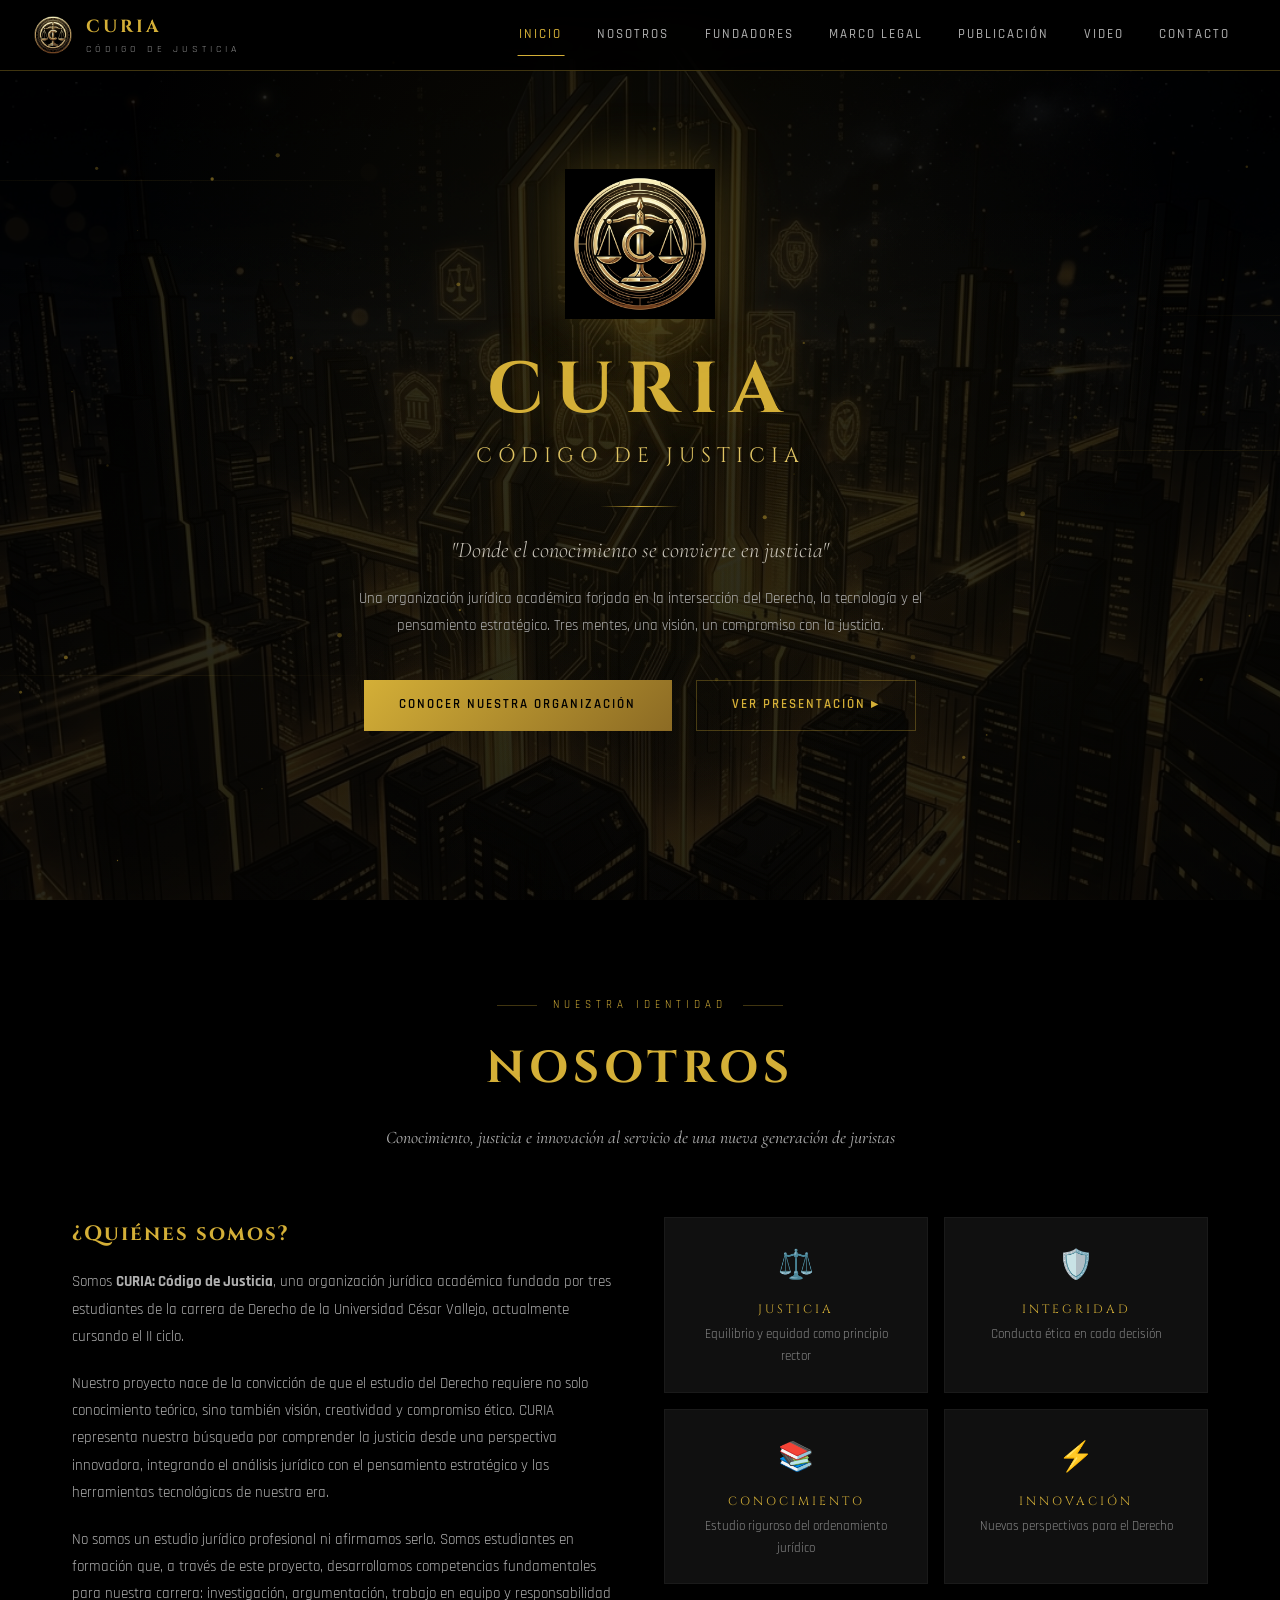
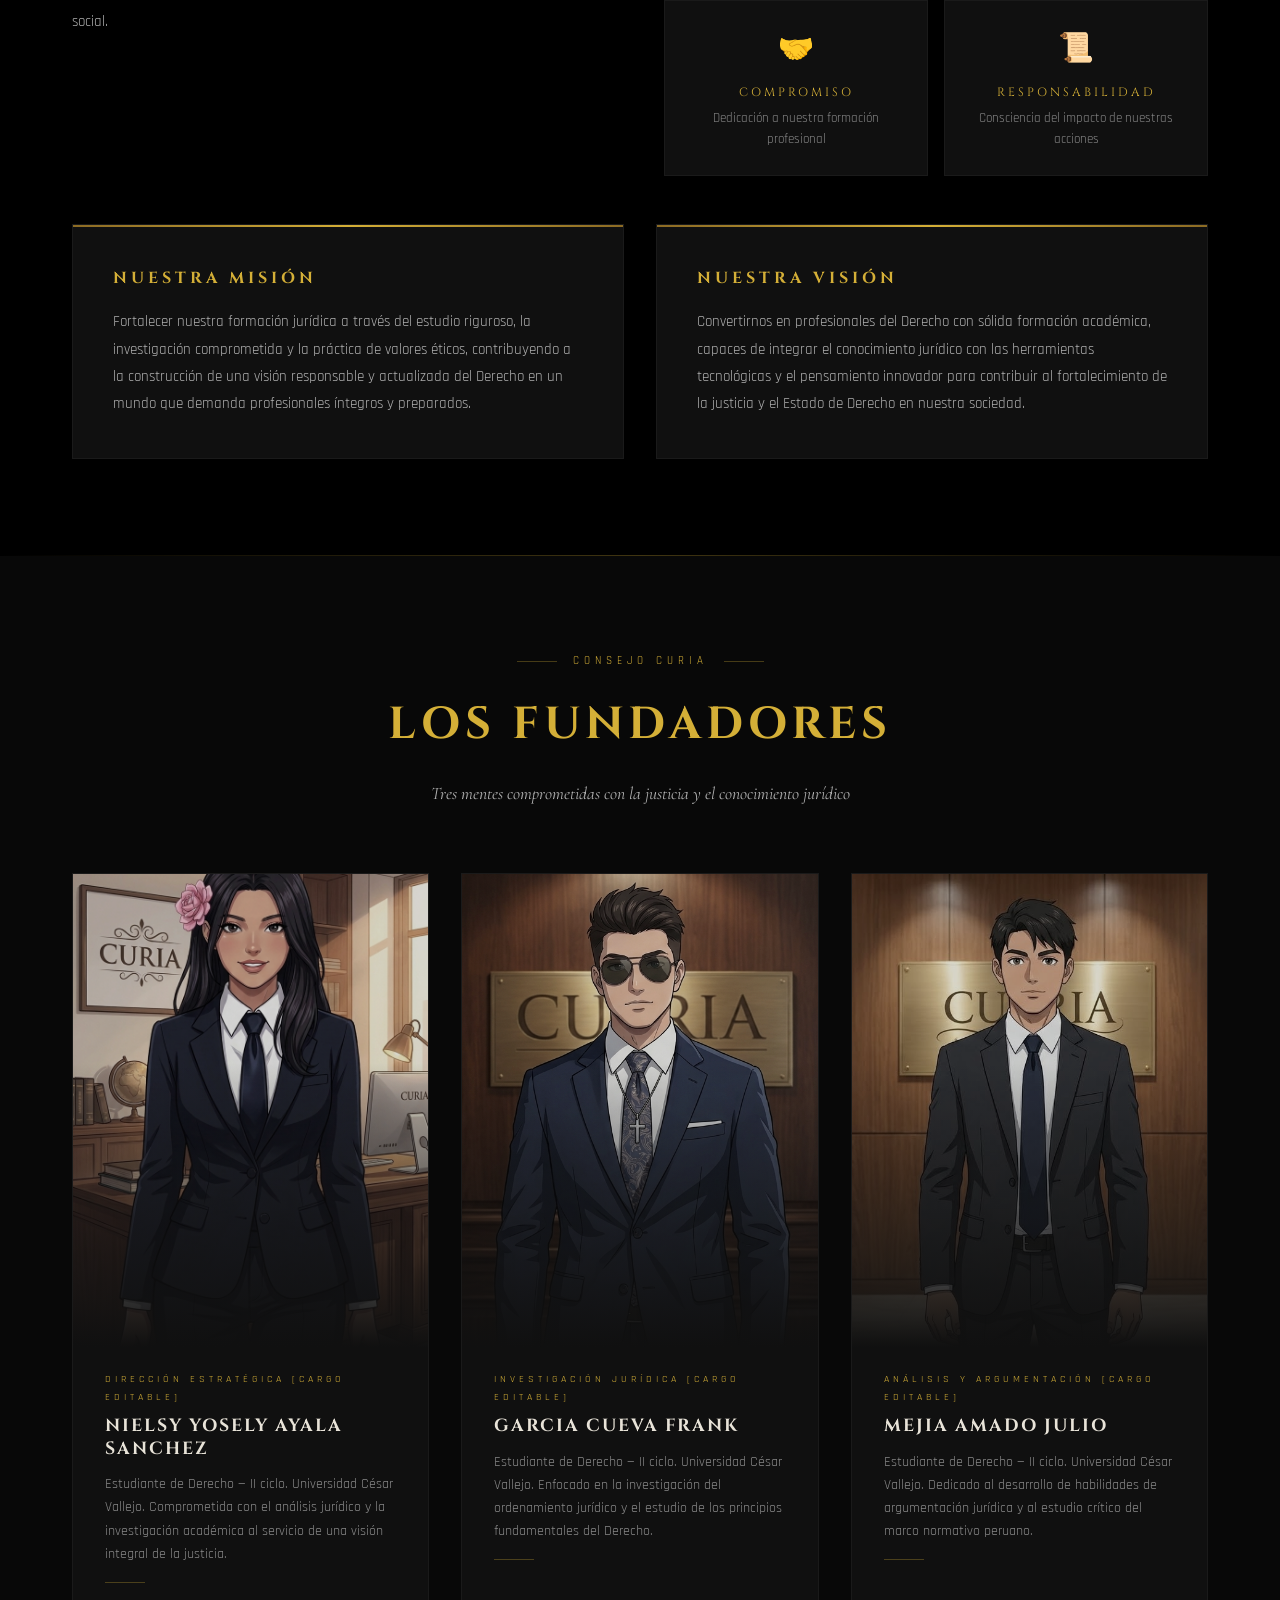
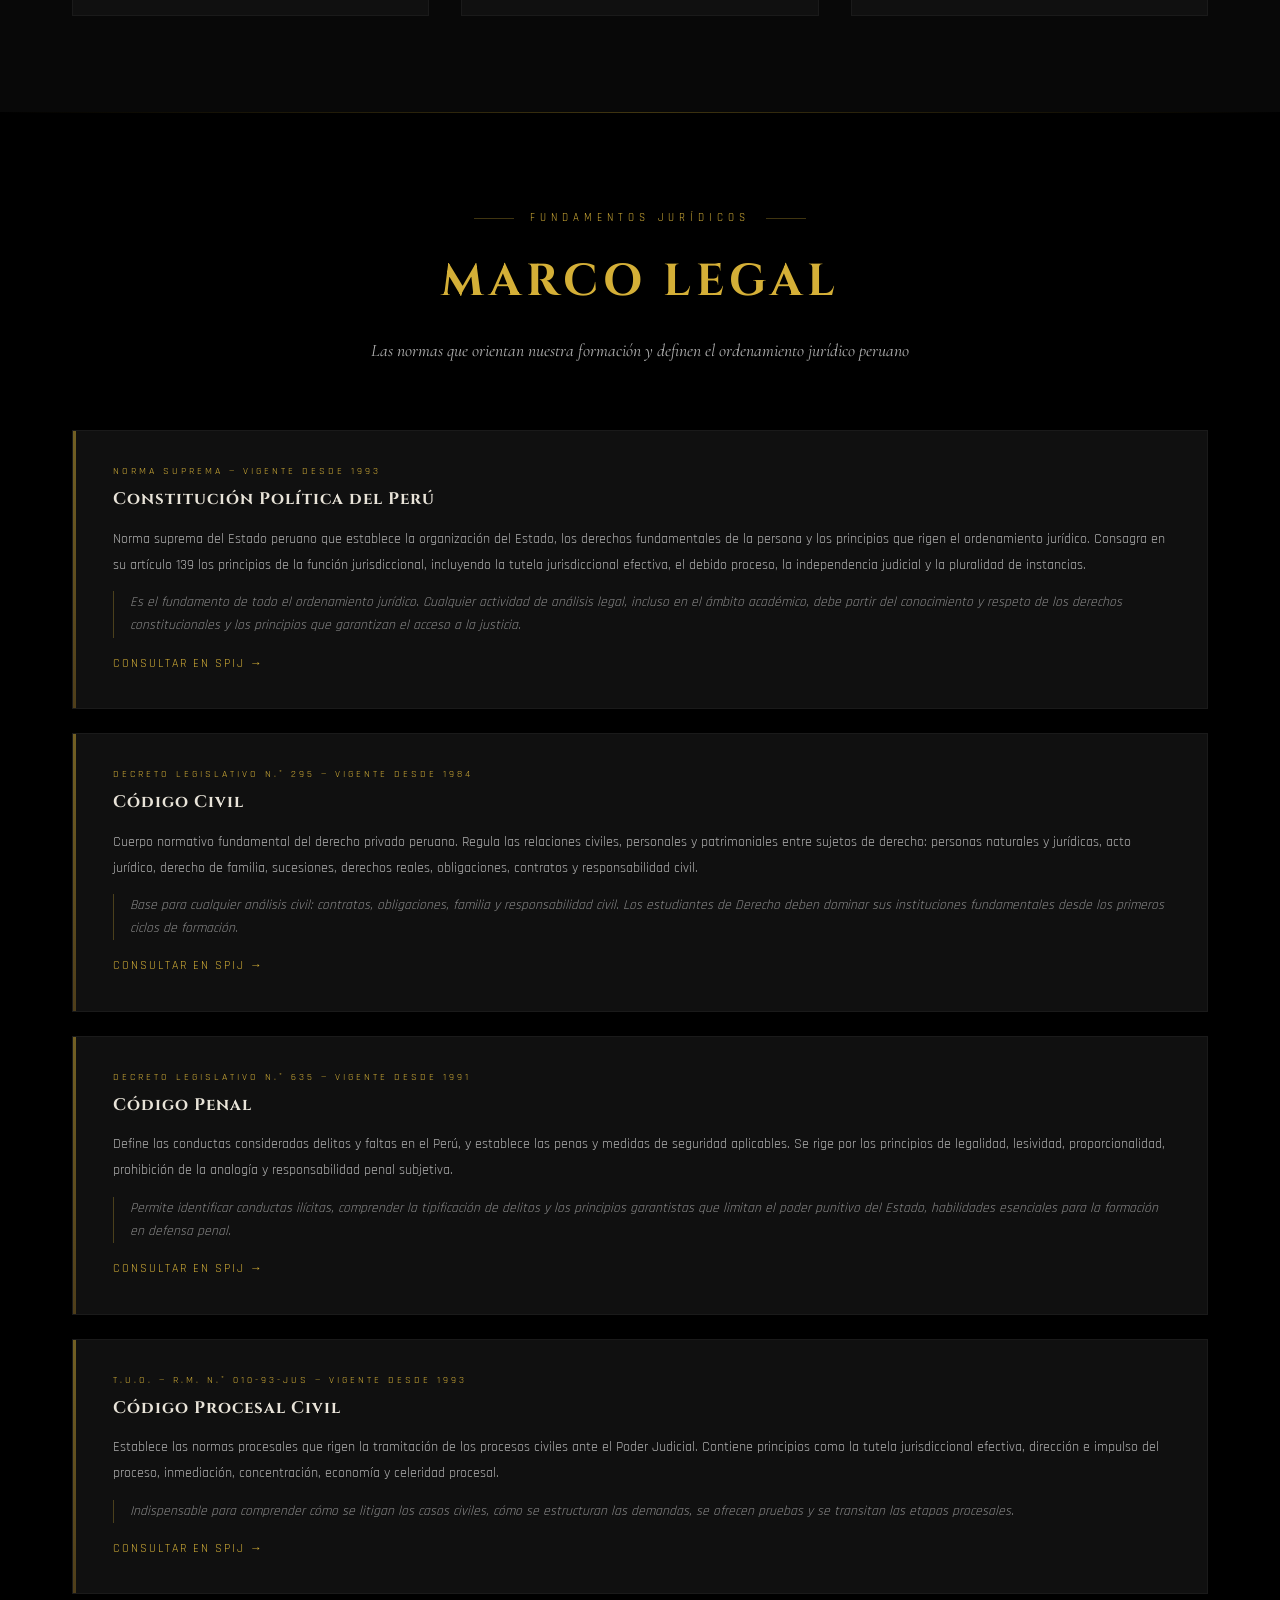
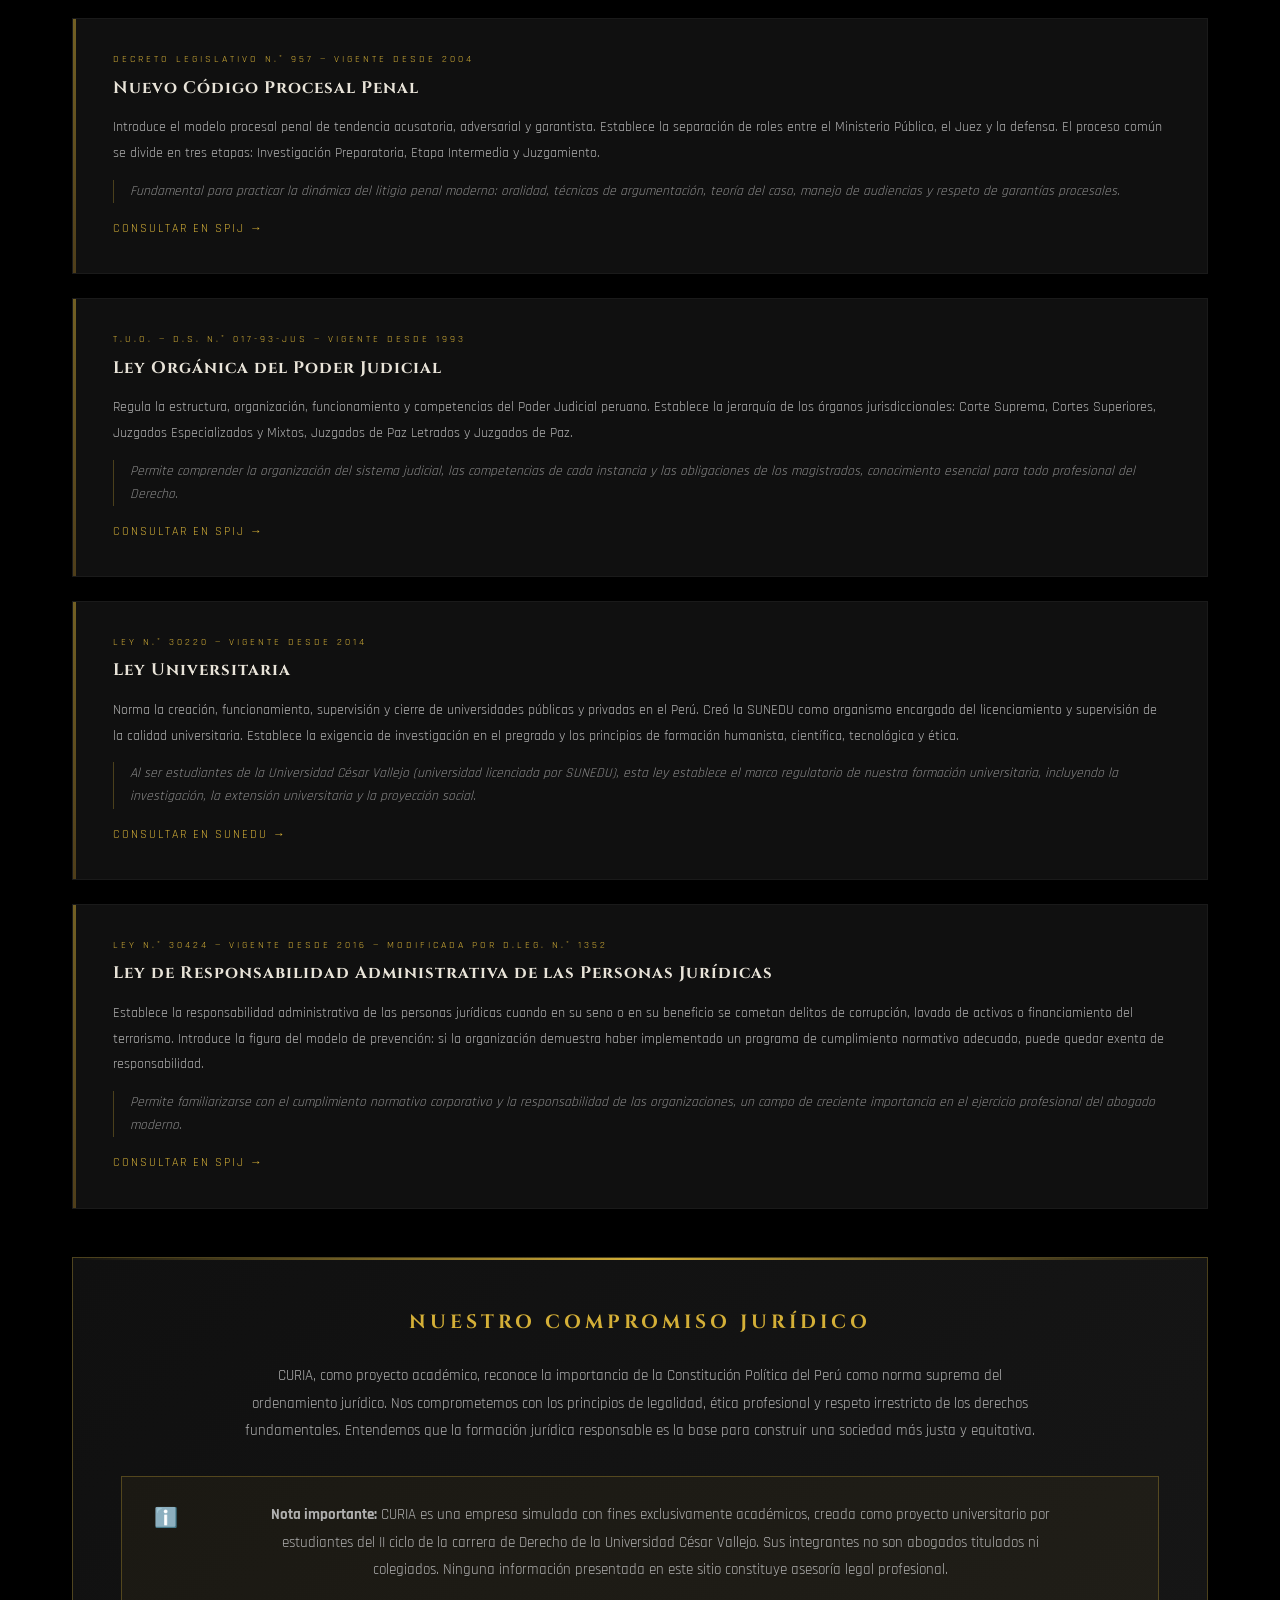
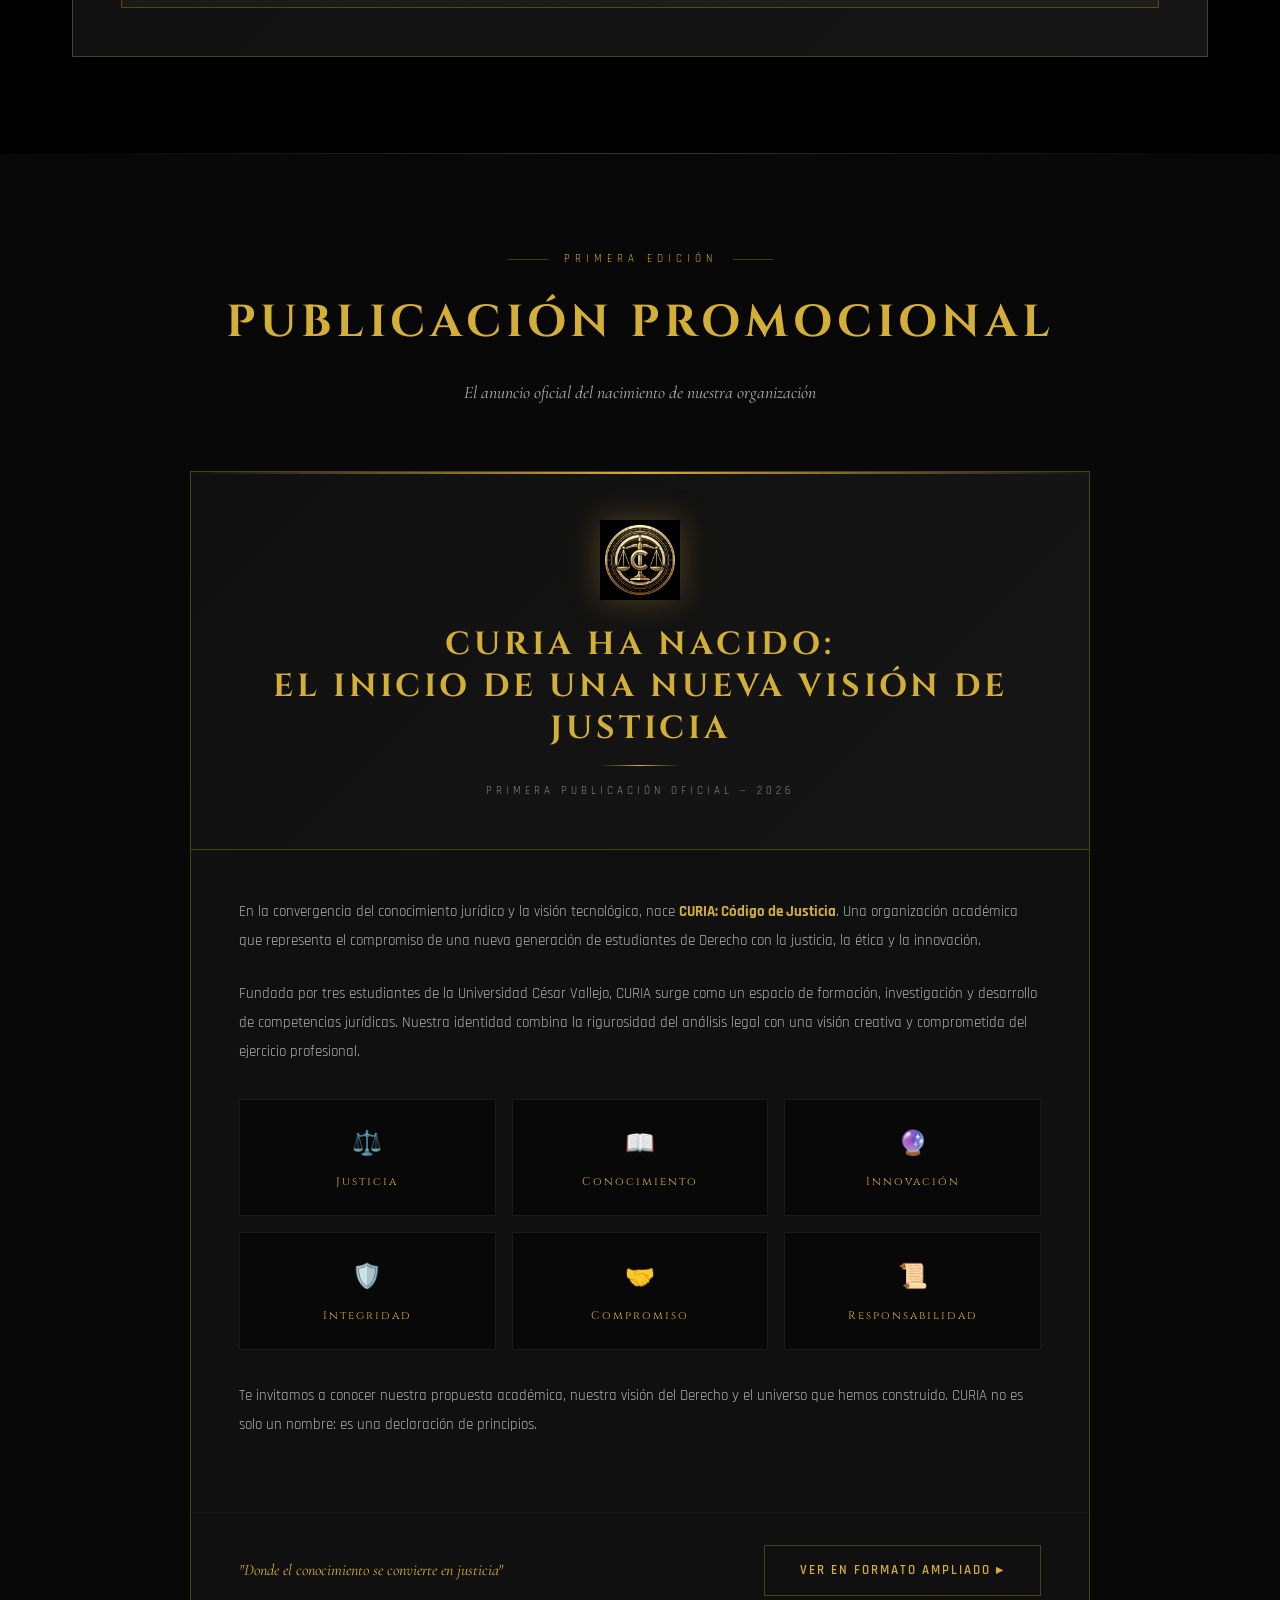
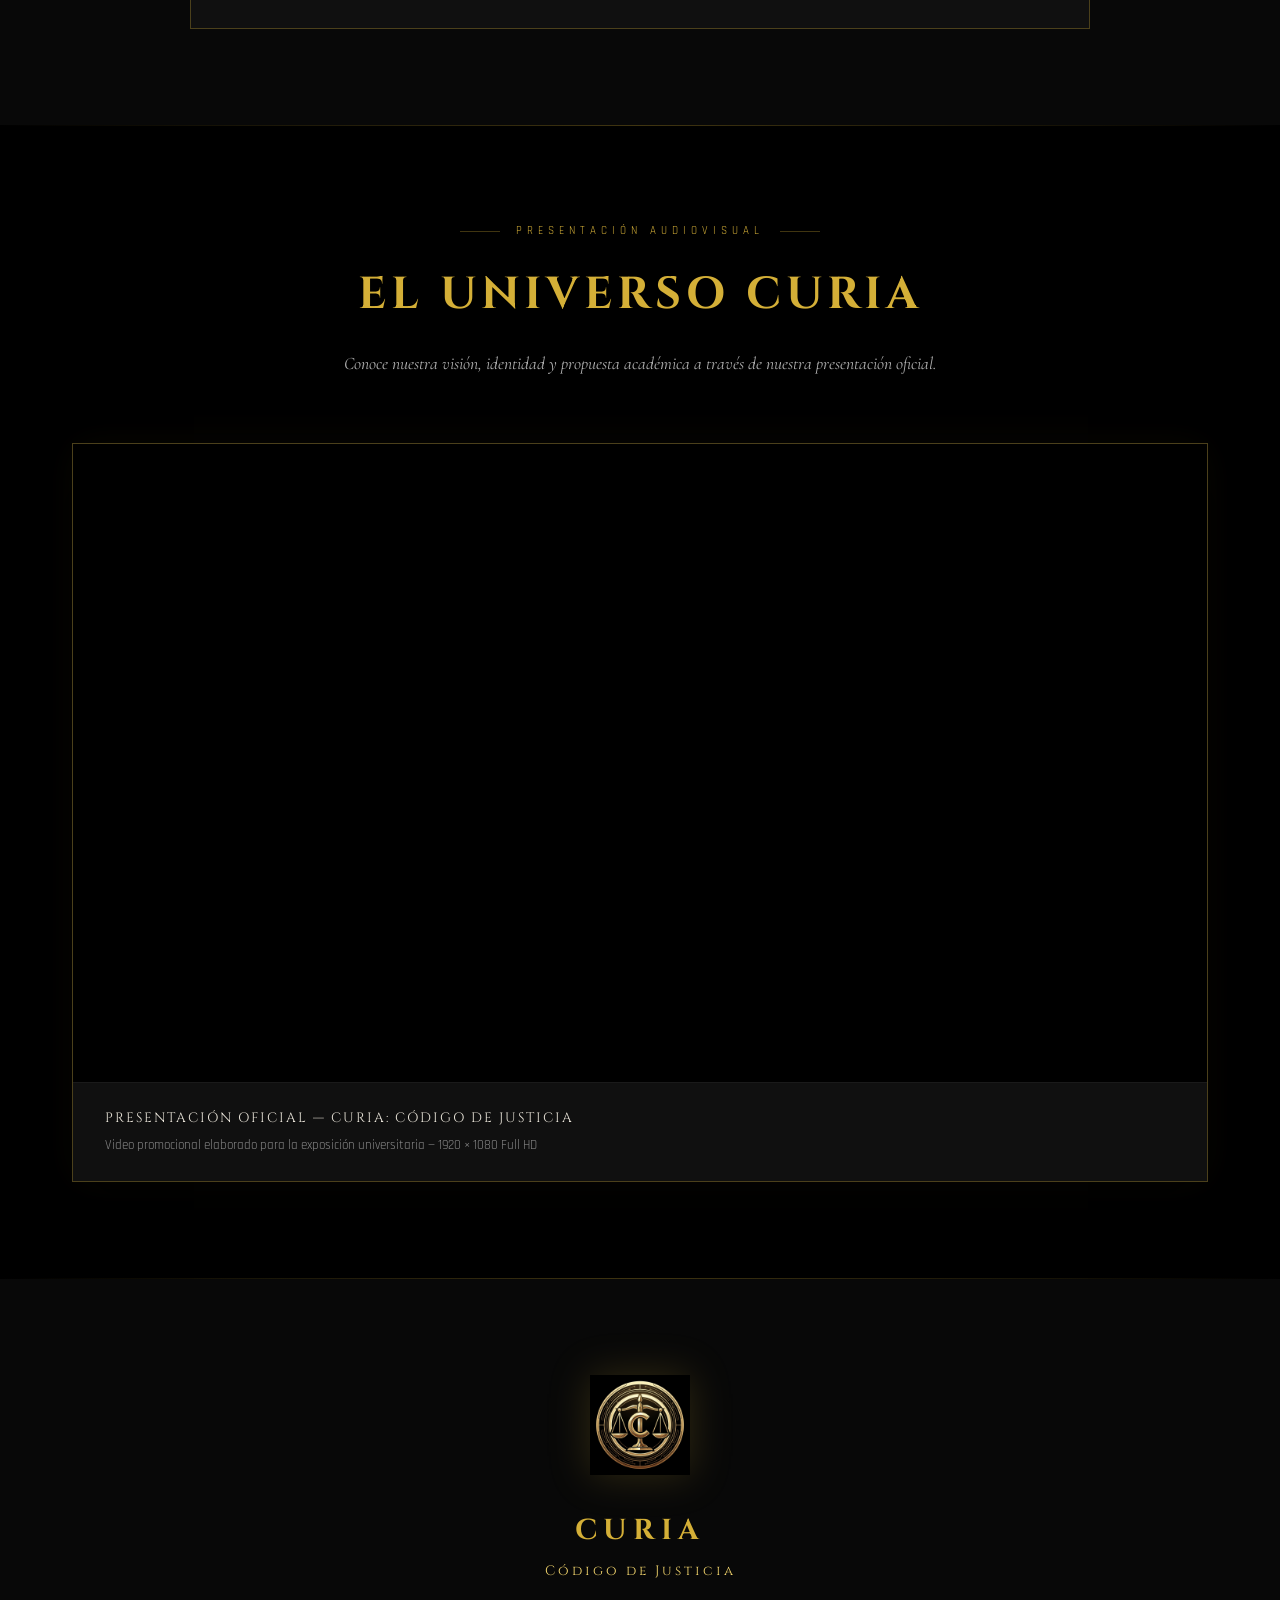
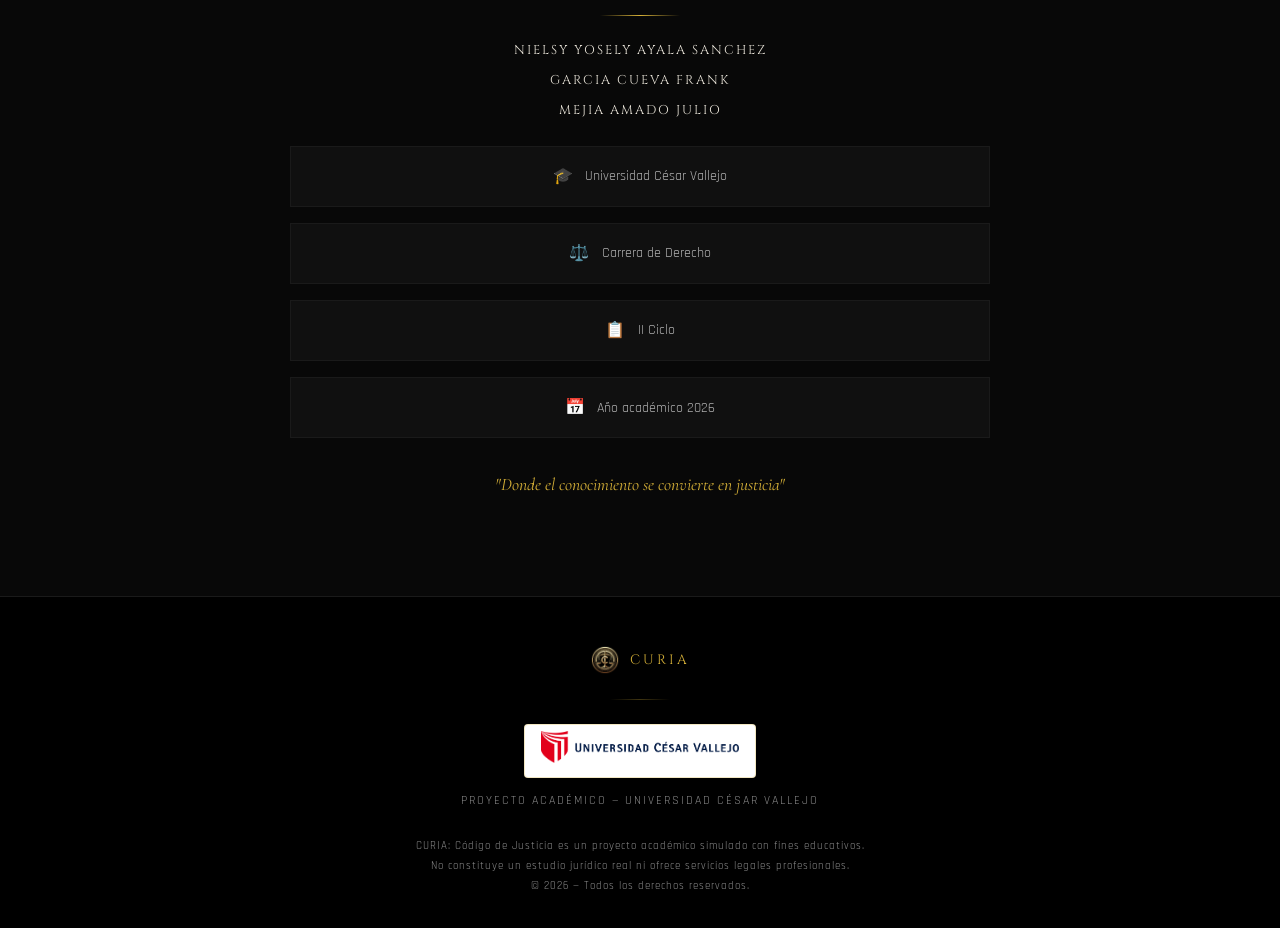
<file: index.html>
<!DOCTYPE html>
<html lang="es">
<head>
    <meta charset="UTF-8">
    <meta name="viewport" content="width=device-width, initial-scale=1.0">
    <title>CURIA — Código de Justicia</title>
    <meta name="description" content="CURIA: Código de Justicia — Firma jurídica académica con identidad futurista. Proyecto de estudiantes de Derecho, Universidad César Vallejo.">
    <link rel="icon" type="image/png" href="favicon/favicon.png">
    <link rel="stylesheet" href="estilos/estilo.css">
</head>
<body>

    <!-- NAVEGACIÓN -->
    <nav class="nav-principal">
        <div class="nav-contenido">
            <a href="index.html" class="nav-logo">
                <img src="imagenes/logo-curia.png" alt="CURIA">
                <div class="nav-logo-texto">
                    CURIA
                    <span>Código de Justicia</span>
                </div>
            </a>
            <div class="nav-enlaces">
                <a href="#inicio" class="nav-enlace activo">Inicio</a>
                <a href="#nosotros" class="nav-enlace">Nosotros</a>
                <a href="#fundadores" class="nav-enlace">Fundadores</a>
                <a href="#marco-legal" class="nav-enlace">Marco Legal</a>
                <a href="#publicacion" class="nav-enlace">Publicación</a>
                <a href="#video" class="nav-enlace">Video</a>
                <a href="#contacto" class="nav-enlace">Contacto</a>
            </div>
            <div class="nav-hamburguesa" aria-label="Menú de navegación">
                <span></span>
                <span></span>
                <span></span>
            </div>
        </div>
    </nav>

    <!-- HERO / PORTADA -->
    <section id="inicio" class="hero">
        <div class="hero-imagen-fondo"></div>
        <div class="hero-fondo"></div>
        <div class="hero-lineas">
            <div class="hero-linea"></div>
            <div class="hero-linea"></div>
            <div class="hero-linea"></div>
            <div class="hero-linea"></div>
        </div>
        <div class="hero-particulas"></div>

        <div class="hero-contenido">
            <img src="imagenes/logo-curia.png" alt="Emblema de CURIA" class="hero-emblema">

            <h1 class="hero-titulo">CURIA</h1>
            <p class="hero-subtitulo">CÓDIGO DE JUSTICIA</p>

            <div class="hero-linea-decorativa"></div>

            <p class="hero-lema">"Donde el conocimiento se convierte en justicia"</p>

            <p class="hero-descripcion">
                Una organización jurídica académica forjada en la intersección del Derecho, la tecnología
                y el pensamiento estratégico. Tres mentes, una visión, un compromiso con la justicia.
            </p>

            <div class="hero-botones">
                <a href="#nosotros" class="boton boton-principal">Conocer nuestra organización</a>
                <a href="#video" class="boton boton-secundario">Ver presentación ▸</a>
            </div>
        </div>
    </section>

    <!-- NOSOTROS -->
    <section id="nosotros" class="seccion seccion-oscura">
        <div class="contenedor">
            <div class="seccion-encabezado animar-entrada">
                <p class="seccion-etiqueta">Nuestra Identidad</p>
                <h2 class="seccion-titulo">NOSOTROS</h2>
                <p class="seccion-descripcion">Conocimiento, justicia e innovación al servicio de una nueva generación de juristas</p>
            </div>

            <div class="nosotros-grid">
                <div class="nosotros-texto animar-entrada">
                    <h3>¿Quiénes somos?</h3>
                    <p>
                        Somos <strong>CURIA: Código de Justicia</strong>, una organización jurídica académica fundada
                        por tres estudiantes de la carrera de Derecho de la Universidad César Vallejo, actualmente
                        cursando el II ciclo.
                    </p>
                    <p>
                        Nuestro proyecto nace de la convicción de que el estudio del Derecho requiere no solo
                        conocimiento teórico, sino también visión, creatividad y compromiso ético. CURIA representa
                        nuestra búsqueda por comprender la justicia desde una perspectiva innovadora, integrando
                        el análisis jurídico con el pensamiento estratégico y las herramientas tecnológicas de
                        nuestra era.
                    </p>
                    <p>
                        No somos un estudio jurídico profesional ni afirmamos serlo. Somos estudiantes en formación
                        que, a través de este proyecto, desarrollamos competencias fundamentales para nuestra
                        carrera: investigación, argumentación, trabajo en equipo y responsabilidad social.
                    </p>
                </div>

                <div class="nosotros-valores animar-entrada retraso-1">
                    <div class="valor-item efecto-brillo">
                        <div class="valor-icono">⚖️</div>
                        <div class="valor-nombre">Justicia</div>
                        <div class="valor-desc">Equilibrio y equidad como principio rector</div>
                    </div>
                    <div class="valor-item efecto-brillo">
                        <div class="valor-icono">🛡️</div>
                        <div class="valor-nombre">Integridad</div>
                        <div class="valor-desc">Conducta ética en cada decisión</div>
                    </div>
                    <div class="valor-item efecto-brillo">
                        <div class="valor-icono">📚</div>
                        <div class="valor-nombre">Conocimiento</div>
                        <div class="valor-desc">Estudio riguroso del ordenamiento jurídico</div>
                    </div>
                    <div class="valor-item efecto-brillo">
                        <div class="valor-icono">⚡</div>
                        <div class="valor-nombre">Innovación</div>
                        <div class="valor-desc">Nuevas perspectivas para el Derecho</div>
                    </div>
                    <div class="valor-item efecto-brillo">
                        <div class="valor-icono">🤝</div>
                        <div class="valor-nombre">Compromiso</div>
                        <div class="valor-desc">Dedicación a nuestra formación profesional</div>
                    </div>
                    <div class="valor-item efecto-brillo">
                        <div class="valor-icono">📜</div>
                        <div class="valor-nombre">Responsabilidad</div>
                        <div class="valor-desc">Consciencia del impacto de nuestras acciones</div>
                    </div>
                </div>
            </div>

            <div class="mision-vision-grid">
                <div class="mv-tarjeta animar-entrada">
                    <h3>NUESTRA MISIÓN</h3>
                    <p>
                        Fortalecer nuestra formación jurídica a través del estudio riguroso, la investigación
                        comprometida y la práctica de valores éticos, contribuyendo a la construcción de una
                        visión responsable y actualizada del Derecho en un mundo que demanda profesionales
                        íntegros y preparados.
                    </p>
                </div>
                <div class="mv-tarjeta animar-entrada retraso-1">
                    <h3>NUESTRA VISIÓN</h3>
                    <p>
                        Convertirnos en profesionales del Derecho con sólida formación académica, capaces de
                        integrar el conocimiento jurídico con las herramientas tecnológicas y el pensamiento
                        innovador para contribuir al fortalecimiento de la justicia y el Estado de Derecho
                        en nuestra sociedad.
                    </p>
                </div>
            </div>
        </div>
    </section>

    <div class="separador"></div>

    <!-- FUNDADORES -->
    <section id="fundadores" class="seccion seccion-superficie">
        <div class="contenedor">
            <div class="seccion-encabezado animar-entrada">
                <p class="seccion-etiqueta">Consejo CURIA</p>
                <h2 class="seccion-titulo">LOS FUNDADORES</h2>
                <p class="seccion-descripcion">Tres mentes comprometidas con la justicia y el conocimiento jurídico</p>
            </div>

            <div class="fundadores-grid">

                <!-- Fundador 1 -->
                <div class="fundador-tarjeta animar-entrada">
                    <div class="fundador-imagen">
                        <img src="imagenes/fundador-1.jpg" alt="NIELSY YOSELY AYALA SANCHEZ" class="fundador-foto" onerror="this.classList.add('oculto')">
                        <div class="fundador-imagen-placeholder">
                            <div class="placeholder-icono">⚜️</div>
                            <span>Espacio reservado</span>
                            <span class="placeholder-subtexto">imagenes/fundador-1.jpg</span>
                        </div>
                        <div class="fundador-degradado"></div>
                    </div>
                    <div class="fundador-info">
                        <!-- CARGO EDITABLE: Cambiar según corresponda -->
                        <p class="fundador-cargo">Dirección Estratégica [Cargo editable]</p>
                        <h3 class="fundador-nombre">NIELSY YOSELY AYALA SANCHEZ</h3>
                        <p class="fundador-descripcion">
                            Estudiante de Derecho — II ciclo. Universidad César Vallejo.
                            Comprometida con el análisis jurídico y la investigación académica
                            al servicio de una visión integral de la justicia.
                        </p>
                        <div class="fundador-linea"></div>
                    </div>
                </div>

                <!-- Fundador 2 -->
                <div class="fundador-tarjeta animar-entrada retraso-1">
                    <div class="fundador-imagen">
                        <img src="imagenes/fundador-2.jpg" alt="GARCIA CUEVA FRANK" class="fundador-foto" onerror="this.classList.add('oculto')">
                        <div class="fundador-imagen-placeholder">
                            <div class="placeholder-icono">⚜️</div>
                            <span>Espacio reservado</span>
                            <span class="placeholder-subtexto">imagenes/fundador-2.jpg</span>
                        </div>
                        <div class="fundador-degradado"></div>
                    </div>
                    <div class="fundador-info">
                        <!-- CARGO EDITABLE: Cambiar según corresponda -->
                        <p class="fundador-cargo">Investigación Jurídica [Cargo editable]</p>
                        <h3 class="fundador-nombre">GARCIA CUEVA FRANK</h3>
                        <p class="fundador-descripcion">
                            Estudiante de Derecho — II ciclo. Universidad César Vallejo.
                            Enfocado en la investigación del ordenamiento jurídico y el
                            estudio de los principios fundamentales del Derecho.
                        </p>
                        <div class="fundador-linea"></div>
                    </div>
                </div>

                <!-- Fundador 3 -->
                <div class="fundador-tarjeta animar-entrada retraso-2">
                    <div class="fundador-imagen">
                        <img src="imagenes/fundador-3.jpg" alt="MEJIA AMADO JULIO" class="fundador-foto" onerror="this.classList.add('oculto')">
                        <div class="fundador-imagen-placeholder">
                            <div class="placeholder-icono">⚜️</div>
                            <span>Espacio reservado</span>
                            <span class="placeholder-subtexto">imagenes/fundador-3.jpg</span>
                        </div>
                        <div class="fundador-degradado"></div>
                    </div>
                    <div class="fundador-info">
                        <!-- CARGO EDITABLE: Cambiar según corresponda -->
                        <p class="fundador-cargo">Análisis y Argumentación [Cargo editable]</p>
                        <h3 class="fundador-nombre">MEJIA AMADO JULIO</h3>
                        <p class="fundador-descripcion">
                            Estudiante de Derecho — II ciclo. Universidad César Vallejo.
                            Dedicado al desarrollo de habilidades de argumentación jurídica
                            y al estudio crítico del marco normativo peruano.
                        </p>
                        <div class="fundador-linea"></div>
                    </div>
                </div>

            </div>
        </div>
    </section>

    <div class="separador"></div>

    <!-- MARCO LEGAL -->
    <section id="marco-legal" class="seccion seccion-oscura">
        <div class="contenedor">
            <div class="seccion-encabezado animar-entrada">
                <p class="seccion-etiqueta">Fundamentos Jurídicos</p>
                <h2 class="seccion-titulo">MARCO LEGAL</h2>
                <p class="seccion-descripcion">Las normas que orientan nuestra formación y definen el ordenamiento jurídico peruano</p>
            </div>

            <div class="marco-legal-grid">

                <!-- Norma 1: Constitución -->
                <div class="norma-tarjeta animar-entrada efecto-brillo">
                    <p class="norma-numero">Norma Suprema — Vigente desde 1993</p>
                    <h3 class="norma-nombre">Constitución Política del Perú</h3>
                    <p class="norma-descripcion">
                        Norma suprema del Estado peruano que establece la organización del Estado, los derechos
                        fundamentales de la persona y los principios que rigen el ordenamiento jurídico. Consagra
                        en su artículo 139 los principios de la función jurisdiccional, incluyendo la tutela
                        jurisdiccional efectiva, el debido proceso, la independencia judicial y la pluralidad
                        de instancias.
                    </p>
                    <p class="norma-importancia">
                        Es el fundamento de todo el ordenamiento jurídico. Cualquier actividad de análisis
                        legal, incluso en el ámbito académico, debe partir del conocimiento y respeto de los
                        derechos constitucionales y los principios que garantizan el acceso a la justicia.
                    </p>
                    <a href="https://spij.minjus.gob.pe" target="_blank" rel="noopener" class="norma-enlace">
                        Consultar en SPIJ →
                    </a>
                </div>

                <!-- Norma 2: Código Civil -->
                <div class="norma-tarjeta animar-entrada efecto-brillo">
                    <p class="norma-numero">Decreto Legislativo N.° 295 — Vigente desde 1984</p>
                    <h3 class="norma-nombre">Código Civil</h3>
                    <p class="norma-descripcion">
                        Cuerpo normativo fundamental del derecho privado peruano. Regula las relaciones civiles,
                        personales y patrimoniales entre sujetos de derecho: personas naturales y jurídicas,
                        acto jurídico, derecho de familia, sucesiones, derechos reales, obligaciones, contratos
                        y responsabilidad civil.
                    </p>
                    <p class="norma-importancia">
                        Base para cualquier análisis civil: contratos, obligaciones, familia y responsabilidad civil.
                        Los estudiantes de Derecho deben dominar sus instituciones fundamentales desde los primeros
                        ciclos de formación.
                    </p>
                    <a href="https://spij.minjus.gob.pe" target="_blank" rel="noopener" class="norma-enlace">
                        Consultar en SPIJ →
                    </a>
                </div>

                <!-- Norma 3: Código Penal -->
                <div class="norma-tarjeta animar-entrada efecto-brillo">
                    <p class="norma-numero">Decreto Legislativo N.° 635 — Vigente desde 1991</p>
                    <h3 class="norma-nombre">Código Penal</h3>
                    <p class="norma-descripcion">
                        Define las conductas consideradas delitos y faltas en el Perú, y establece las penas
                        y medidas de seguridad aplicables. Se rige por los principios de legalidad, lesividad,
                        proporcionalidad, prohibición de la analogía y responsabilidad penal subjetiva.
                    </p>
                    <p class="norma-importancia">
                        Permite identificar conductas ilícitas, comprender la tipificación de delitos y los
                        principios garantistas que limitan el poder punitivo del Estado, habilidades esenciales
                        para la formación en defensa penal.
                    </p>
                    <a href="https://spij.minjus.gob.pe" target="_blank" rel="noopener" class="norma-enlace">
                        Consultar en SPIJ →
                    </a>
                </div>

                <!-- Norma 4: Código Procesal Civil -->
                <div class="norma-tarjeta animar-entrada efecto-brillo">
                    <p class="norma-numero">T.U.O. — R.M. N.° 010-93-JUS — Vigente desde 1993</p>
                    <h3 class="norma-nombre">Código Procesal Civil</h3>
                    <p class="norma-descripcion">
                        Establece las normas procesales que rigen la tramitación de los procesos civiles ante
                        el Poder Judicial. Contiene principios como la tutela jurisdiccional efectiva, dirección
                        e impulso del proceso, inmediación, concentración, economía y celeridad procesal.
                    </p>
                    <p class="norma-importancia">
                        Indispensable para comprender cómo se litigan los casos civiles, cómo se estructuran
                        las demandas, se ofrecen pruebas y se transitan las etapas procesales.
                    </p>
                    <a href="https://spij.minjus.gob.pe" target="_blank" rel="noopener" class="norma-enlace">
                        Consultar en SPIJ →
                    </a>
                </div>

                <!-- Norma 5: Código Procesal Penal -->
                <div class="norma-tarjeta animar-entrada efecto-brillo">
                    <p class="norma-numero">Decreto Legislativo N.° 957 — Vigente desde 2004</p>
                    <h3 class="norma-nombre">Nuevo Código Procesal Penal</h3>
                    <p class="norma-descripcion">
                        Introduce el modelo procesal penal de tendencia acusatoria, adversarial y garantista.
                        Establece la separación de roles entre el Ministerio Público, el Juez y la defensa.
                        El proceso común se divide en tres etapas: Investigación Preparatoria, Etapa Intermedia
                        y Juzgamiento.
                    </p>
                    <p class="norma-importancia">
                        Fundamental para practicar la dinámica del litigio penal moderno: oralidad, técnicas de
                        argumentación, teoría del caso, manejo de audiencias y respeto de garantías procesales.
                    </p>
                    <a href="https://spij.minjus.gob.pe" target="_blank" rel="noopener" class="norma-enlace">
                        Consultar en SPIJ →
                    </a>
                </div>

                <!-- Norma 6: Ley Orgánica del Poder Judicial -->
                <div class="norma-tarjeta animar-entrada efecto-brillo">
                    <p class="norma-numero">T.U.O. — D.S. N.° 017-93-JUS — Vigente desde 1993</p>
                    <h3 class="norma-nombre">Ley Orgánica del Poder Judicial</h3>
                    <p class="norma-descripcion">
                        Regula la estructura, organización, funcionamiento y competencias del Poder Judicial
                        peruano. Establece la jerarquía de los órganos jurisdiccionales: Corte Suprema, Cortes
                        Superiores, Juzgados Especializados y Mixtos, Juzgados de Paz Letrados y Juzgados de Paz.
                    </p>
                    <p class="norma-importancia">
                        Permite comprender la organización del sistema judicial, las competencias de cada instancia
                        y las obligaciones de los magistrados, conocimiento esencial para todo profesional del Derecho.
                    </p>
                    <a href="https://spij.minjus.gob.pe" target="_blank" rel="noopener" class="norma-enlace">
                        Consultar en SPIJ →
                    </a>
                </div>

                <!-- Norma 7: Ley Universitaria -->
                <div class="norma-tarjeta animar-entrada efecto-brillo">
                    <p class="norma-numero">Ley N.° 30220 — Vigente desde 2014</p>
                    <h3 class="norma-nombre">Ley Universitaria</h3>
                    <p class="norma-descripcion">
                        Norma la creación, funcionamiento, supervisión y cierre de universidades públicas y
                        privadas en el Perú. Creó la SUNEDU como organismo encargado del licenciamiento y
                        supervisión de la calidad universitaria. Establece la exigencia de investigación en
                        el pregrado y los principios de formación humanista, científica, tecnológica y ética.
                    </p>
                    <p class="norma-importancia">
                        Al ser estudiantes de la Universidad César Vallejo (universidad licenciada por SUNEDU),
                        esta ley establece el marco regulatorio de nuestra formación universitaria, incluyendo
                        la investigación, la extensión universitaria y la proyección social.
                    </p>
                    <a href="https://www.gob.pe/sunedu" target="_blank" rel="noopener" class="norma-enlace">
                        Consultar en SUNEDU →
                    </a>
                </div>

                <!-- Norma 8: Ley 30424 -->
                <div class="norma-tarjeta animar-entrada efecto-brillo">
                    <p class="norma-numero">Ley N.° 30424 — Vigente desde 2016 — Modificada por D.Leg. N.° 1352</p>
                    <h3 class="norma-nombre">Ley de Responsabilidad Administrativa de las Personas Jurídicas</h3>
                    <p class="norma-descripcion">
                        Establece la responsabilidad administrativa de las personas jurídicas cuando en su seno
                        o en su beneficio se cometan delitos de corrupción, lavado de activos o financiamiento
                        del terrorismo. Introduce la figura del modelo de prevención: si la organización
                        demuestra haber implementado un programa de cumplimiento normativo adecuado, puede
                        quedar exenta de responsabilidad.
                    </p>
                    <p class="norma-importancia">
                        Permite familiarizarse con el cumplimiento normativo corporativo y la responsabilidad
                        de las organizaciones, un campo de creciente importancia en el ejercicio profesional
                        del abogado moderno.
                    </p>
                    <a href="https://spij.minjus.gob.pe" target="_blank" rel="noopener" class="norma-enlace">
                        Consultar en SPIJ →
                    </a>
                </div>

            </div>

            <!-- Compromiso Jurídico -->
            <div class="compromiso-juridico animar-entrada">
                <h3>NUESTRO COMPROMISO JURÍDICO</h3>
                <p>
                    CURIA, como proyecto académico, reconoce la importancia de la Constitución Política del
                    Perú como norma suprema del ordenamiento jurídico. Nos comprometemos con los principios
                    de legalidad, ética profesional y respeto irrestricto de los derechos fundamentales.
                    Entendemos que la formación jurídica responsable es la base para construir una sociedad
                    más justa y equitativa.
                </p>
                <div class="nota-academica">
                    <span class="nota-academica-icono">ℹ️</span>
                    <p>
                        <strong>Nota importante:</strong> CURIA es una empresa simulada con fines exclusivamente
                        académicos, creada como proyecto universitario por estudiantes del II ciclo de la carrera
                        de Derecho de la Universidad César Vallejo. Sus integrantes no son abogados titulados
                        ni colegiados. Ninguna información presentada en este sitio constituye asesoría legal
                        profesional.
                    </p>
                </div>
            </div>
        </div>
    </section>

    <div class="separador"></div>

    <!-- PUBLICACIÓN PROMOCIONAL -->
    <section id="publicacion" class="seccion seccion-superficie">
        <div class="contenedor">
            <div class="seccion-encabezado animar-entrada">
                <p class="seccion-etiqueta">Primera Edición</p>
                <h2 class="seccion-titulo">PUBLICACIÓN PROMOCIONAL</h2>
                <p class="seccion-descripcion">El anuncio oficial del nacimiento de nuestra organización</p>
            </div>

            <div class="publicacion-contenedor animar-entrada">
                <div class="publicacion-portada efecto-brillo">
                    <div class="publicacion-portada-header">
                        <img src="imagenes/logo-curia.png" alt="CURIA" class="publicacion-logo">
                        <h3 class="publicacion-titulo">
                            CURIA HA NACIDO:<br>EL INICIO DE UNA NUEVA VISIÓN DE JUSTICIA
                        </h3>
                        <div class="hero-linea-decorativa" style="margin: 1rem auto;"></div>
                        <p class="publicacion-fecha">Primera publicación oficial — 2026</p>
                    </div>

                    <div class="publicacion-cuerpo">
                        <p>
                            En la convergencia del conocimiento jurídico y la visión tecnológica, nace
                            <strong style="color: var(--dorado);">CURIA: Código de Justicia</strong>.
                            Una organización académica que representa el compromiso de una nueva generación
                            de estudiantes de Derecho con la justicia, la ética y la innovación.
                        </p>
                        <p>
                            Fundada por tres estudiantes de la Universidad César Vallejo, CURIA surge como
                            un espacio de formación, investigación y desarrollo de competencias jurídicas.
                            Nuestra identidad combina la rigurosidad del análisis legal con una visión
                            creativa y comprometida del ejercicio profesional.
                        </p>

                        <div class="publicacion-principios">
                            <div class="principio-item">
                                <div class="principio-icono">⚖️</div>
                                <div class="principio-nombre">Justicia</div>
                            </div>
                            <div class="principio-item">
                                <div class="principio-icono">📖</div>
                                <div class="principio-nombre">Conocimiento</div>
                            </div>
                            <div class="principio-item">
                                <div class="principio-icono">🔮</div>
                                <div class="principio-nombre">Innovación</div>
                            </div>
                            <div class="principio-item">
                                <div class="principio-icono">🛡️</div>
                                <div class="principio-nombre">Integridad</div>
                            </div>
                            <div class="principio-item">
                                <div class="principio-icono">🤝</div>
                                <div class="principio-nombre">Compromiso</div>
                            </div>
                            <div class="principio-item">
                                <div class="principio-icono">📜</div>
                                <div class="principio-nombre">Responsabilidad</div>
                            </div>
                        </div>

                        <p>
                            Te invitamos a conocer nuestra propuesta académica, nuestra visión del Derecho
                            y el universo que hemos construido. CURIA no es solo un nombre: es una
                            declaración de principios.
                        </p>
                    </div>

                    <div class="publicacion-footer">
                        <p class="publicacion-lema">"Donde el conocimiento se convierte en justicia"</p>
                        <a href="#" class="boton boton-secundario" data-abrir-modal>Ver en formato ampliado ▸</a>
                    </div>
                </div>
            </div>
        </div>
    </section>

    <!-- Modal de Publicación Ampliada -->
    <div class="modal-overlay">
        <button class="modal-cerrar" aria-label="Cerrar">✕</button>
        <div class="modal-contenido">
            <div class="publicacion-portada" style="border-color: var(--dorado-borde);">
                <div class="publicacion-portada-header" style="padding: 4rem 3rem;">
                    <img src="imagenes/logo-curia.png" alt="CURIA" class="publicacion-logo" style="width: 120px; height: 120px;">
                    <h3 class="publicacion-titulo" style="font-size: clamp(1.5rem, 4vw, 2.5rem);">
                        CURIA HA NACIDO:<br>EL INICIO DE UNA NUEVA VISIÓN DE JUSTICIA
                    </h3>
                    <div class="hero-linea-decorativa" style="margin: 1.5rem auto;"></div>
                    <p class="publicacion-fecha">Primera publicación oficial — 2026</p>
                    <p style="font-family: var(--fuente-elegante); font-style: italic; color: var(--blanco-calido); margin-top: 1.5rem; font-size: 1.1rem;">
                        "Donde el conocimiento se convierte en justicia"
                    </p>
                </div>
                <div class="publicacion-cuerpo" style="padding: 3rem 4rem;">
                    <p>
                        En la convergencia del conocimiento jurídico y la visión tecnológica, nace
                        <strong style="color: var(--dorado);">CURIA: Código de Justicia</strong>.
                        Una organización académica que representa el compromiso de una nueva generación
                        de estudiantes de Derecho con la justicia, la ética y la innovación.
                    </p>
                    <p>
                        Fundada por tres estudiantes de la Universidad César Vallejo, CURIA surge como
                        un espacio de formación, investigación y desarrollo de competencias jurídicas.
                    </p>

                    <div class="publicacion-principios" style="margin: 2.5rem 0;">
                        <div class="principio-item">
                            <div class="principio-icono">⚖️</div>
                            <div class="principio-nombre">Justicia</div>
                        </div>
                        <div class="principio-item">
                            <div class="principio-icono">📖</div>
                            <div class="principio-nombre">Conocimiento</div>
                        </div>
                        <div class="principio-item">
                            <div class="principio-icono">🔮</div>
                            <div class="principio-nombre">Innovación</div>
                        </div>
                        <div class="principio-item">
                            <div class="principio-icono">🛡️</div>
                            <div class="principio-nombre">Integridad</div>
                        </div>
                        <div class="principio-item">
                            <div class="principio-icono">🤝</div>
                            <div class="principio-nombre">Compromiso</div>
                        </div>
                        <div class="principio-item">
                            <div class="principio-icono">📜</div>
                            <div class="principio-nombre">Responsabilidad</div>
                        </div>
                    </div>

                    <h3 style="font-family: var(--fuente-titulo); font-size: 0.85rem; letter-spacing: 3px; color: var(--dorado); margin-bottom: 1rem; text-align: center;">NUESTROS FUNDADORES</h3>
                    <div style="display: flex; flex-direction: column; gap: 0.5rem; text-align: center; margin-bottom: 2rem;">
                        <span style="font-family: var(--fuente-titulo); font-size: 0.8rem; letter-spacing: 2px; color: var(--blanco-calido);">NIELSY YOSELY AYALA SANCHEZ</span>
                        <span style="font-family: var(--fuente-titulo); font-size: 0.8rem; letter-spacing: 2px; color: var(--blanco-calido);">GARCIA CUEVA FRANK</span>
                        <span style="font-family: var(--fuente-titulo); font-size: 0.8rem; letter-spacing: 2px; color: var(--blanco-calido);">MEJIA AMADO JULIO</span>
                    </div>

                    <p style="text-align: center;">
                        Te invitamos a conocer nuestra propuesta académica, nuestra visión del Derecho
                        y el universo que hemos construido.
                    </p>
                </div>
                <div class="publicacion-footer" style="justify-content: center;">
                    <p style="font-size: 0.7rem; color: var(--gris); letter-spacing: 2px; text-transform: uppercase; text-align: center;">
                        Proyecto académico — Universidad César Vallejo — Carrera de Derecho — II Ciclo — 2026
                    </p>
                </div>
            </div>
        </div>
    </div>

    <div class="separador"></div>

 
<!-- VIDEO PROMOCIONAL -->
<section id="video" class="seccion seccion-oscura">
    <div class="contenedor">

        <div class="seccion-encabezado animar-entrada">
            <p class="seccion-etiqueta">Presentación Audiovisual</p>
            <h2 class="seccion-titulo">EL UNIVERSO CURIA</h2>
            <p class="seccion-descripcion">
                Conoce nuestra visión, identidad y propuesta académica
                a través de nuestra presentación oficial.
            </p>
        </div>

        <div class="video-reproductor animar-entrada">

            <div class="video-marco">
                <iframe
                    src="https://drive.google.com/file/d/1cAXMVvQD0HVD1uzdZaRsqL2RjLChwawm/preview"
                    title="Video promocional de CURIA"
                    allow="autoplay; fullscreen"
                    allowfullscreen>
                </iframe>
            </div>

            <div class="video-info">
                <p class="video-info-titulo">
                    PRESENTACIÓN OFICIAL — CURIA: CÓDIGO DE JUSTICIA
                </p>
                <p class="video-info-desc">
                    Video promocional elaborado para la exposición universitaria — 1920 × 1080 Full HD
                </p>
            </div>

        </div>
    </div>
</section>

<div class="separador"></div>


    <!-- CONTACTO -->
    <section id="contacto" class="seccion seccion-superficie">
        <div class="contenedor">
            <div class="contacto-contenido animar-entrada">
                <img src="imagenes/logo-curia.png" alt="CURIA" class="contacto-emblema">
                <h2 class="contacto-nombre">CURIA</h2>
                <p class="contacto-sub">Código de Justicia</p>

                <div class="hero-linea-decorativa" style="margin: 1.5rem auto;"></div>

                <div class="contacto-fundadores-lista">
                    <span class="contacto-fundador-item">NIELSY YOSELY AYALA SANCHEZ</span>
                    <span class="contacto-fundador-item">GARCIA CUEVA FRANK</span>
                    <span class="contacto-fundador-item">MEJIA AMADO JULIO</span>
                </div>

                <div class="contacto-datos">
                    <div class="contacto-dato">
                        <span class="contacto-dato-icono">🎓</span>
                        <span class="contacto-dato-texto">Universidad César Vallejo</span>
                    </div>
                    <div class="contacto-dato">
                        <span class="contacto-dato-icono">⚖️</span>
                        <span class="contacto-dato-texto">Carrera de Derecho</span>
                    </div>
                    <div class="contacto-dato">
                        <span class="contacto-dato-icono">📋</span>
                        <span class="contacto-dato-texto">II Ciclo</span>
                    </div>
                    <div class="contacto-dato">
                        <span class="contacto-dato-icono">📅</span>
                        <span class="contacto-dato-texto">Año académico 2026</span>
                    </div>
                </div>

                <p style="font-family: var(--fuente-elegante); font-style: italic; color: var(--dorado); font-size: 1.1rem; margin-top: 1.5rem;">
                    "Donde el conocimiento se convierte en justicia"
                </p>
            </div>
        </div>
    </section>

    <!-- PIE DE PÁGINA -->
    <footer class="pie-pagina">
        <div class="pie-contenido">
            <div class="pie-logo">
                <img src="imagenes/logo-curia.png" alt="CURIA">
                <span class="pie-logo-texto">CURIA</span>
            </div>

            <div class="pie-linea"></div>

            <div class="pie-universidad">
                <div class="ucv-insignia">
                    <img src="imagenes/logo-ucv.png" alt="Universidad César Vallejo">
                </div>
                <p>Proyecto académico — Universidad César Vallejo</p>
            </div>

            <div class="pie-legal">
                <p>
                    CURIA: Código de Justicia es un proyecto académico simulado con fines educativos.
                    <br>
                    No constituye un estudio jurídico real ni ofrece servicios legales profesionales.
                    <br>
                    © <span class="anio-actual">2026</span> — Todos los derechos reservados.
                </p>
            </div>
        </div>
    </footer>

    <script src="scripts/funciones.js"></script>
</body>
</html>
</file>
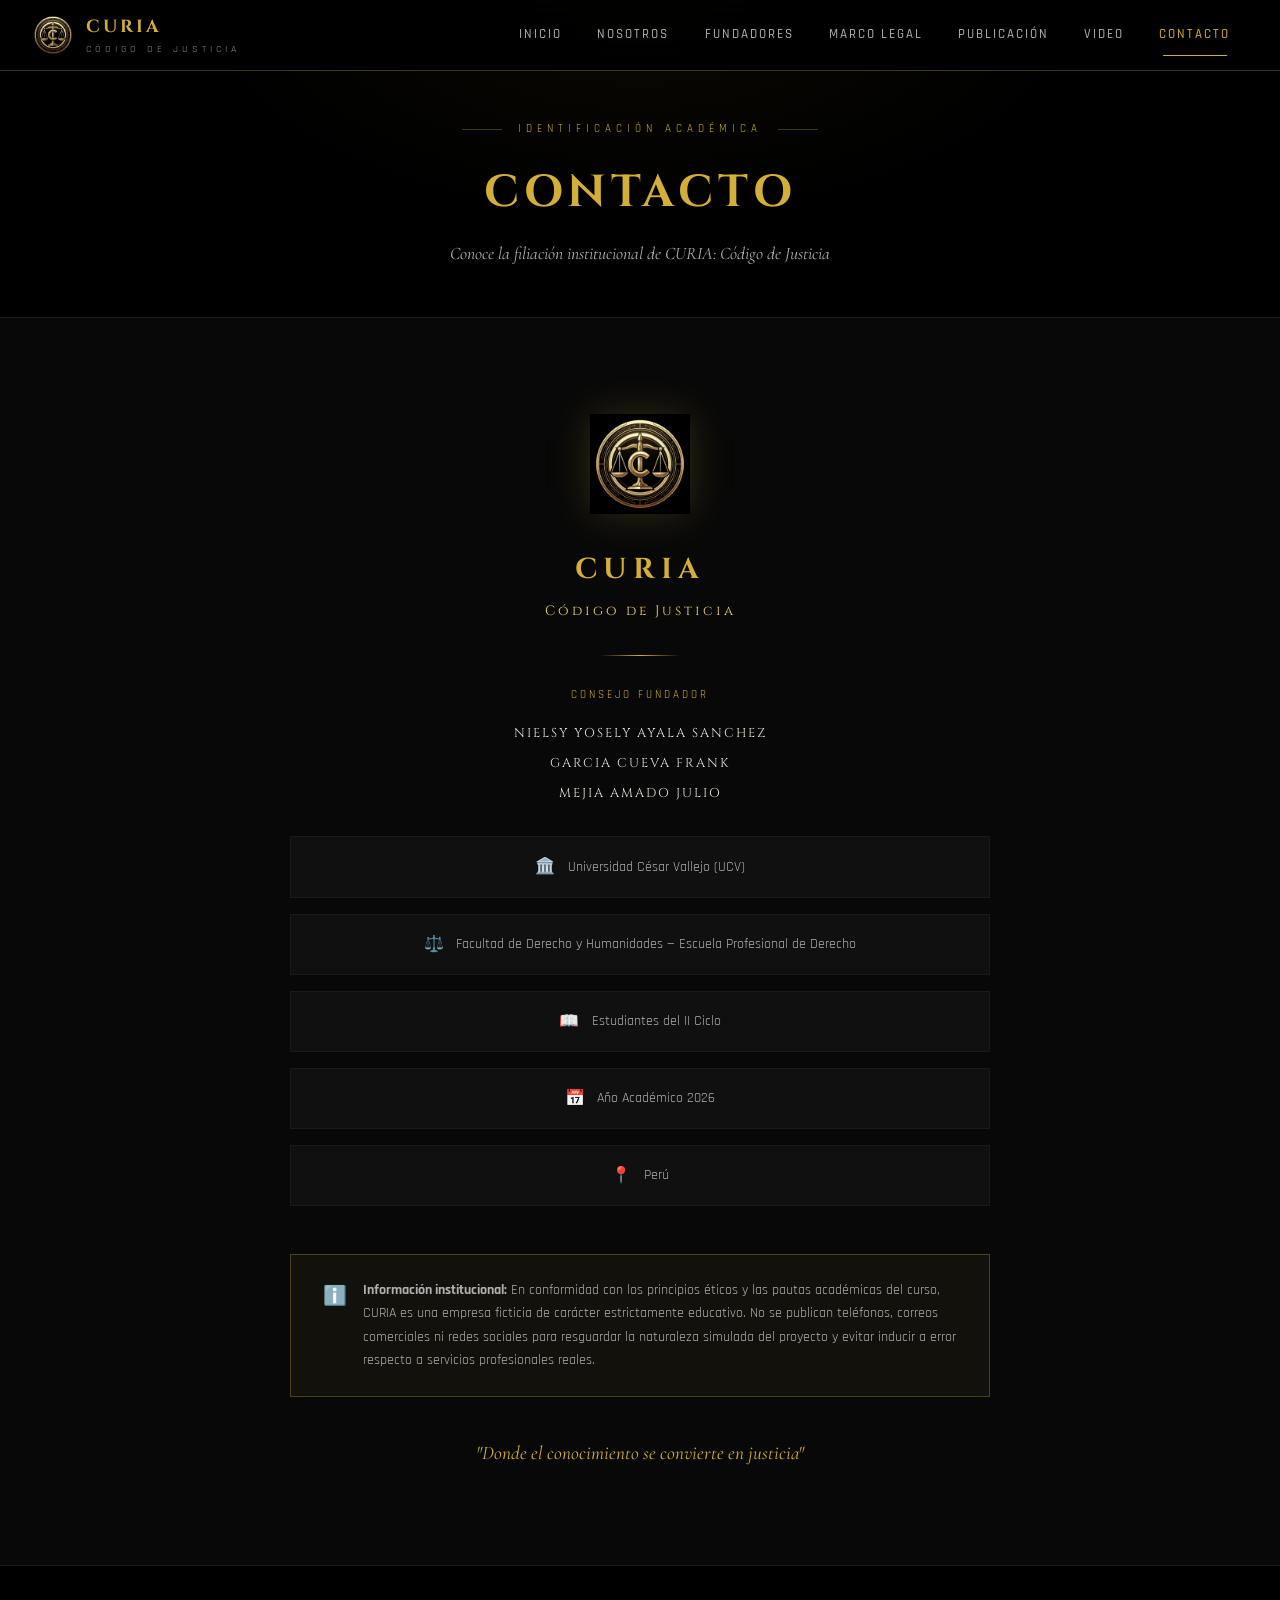
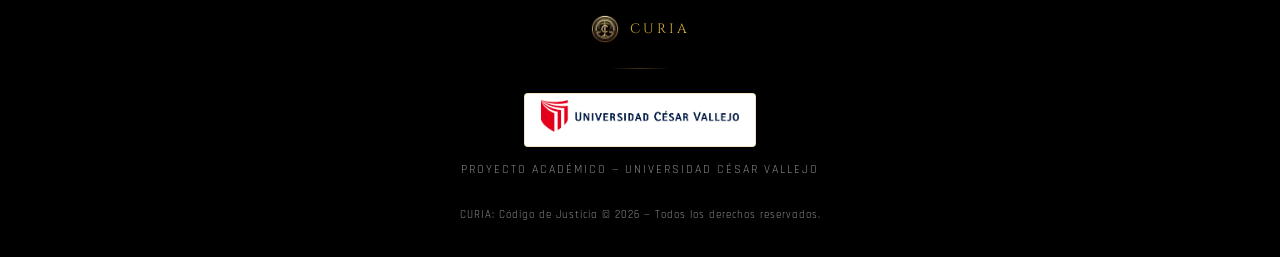
<file: paginas/contacto.html>
<!DOCTYPE html>
<html lang="es">
<head>
    <meta charset="UTF-8">
    <meta name="viewport" content="width=device-width, initial-scale=1.0">
    <title>Contacto — CURIA: Código de Justicia</title>
    <meta name="description" content="Información institucional y académica de CURIA: Código de Justicia.">
    <link rel="icon" type="image/png" href="../favicon/favicon.png">
    <link rel="stylesheet" href="../estilos/estilo.css">
</head>
<body>

    <!-- NAVEGACIÓN -->
    <nav class="nav-principal">
        <div class="nav-contenido">
            <a href="../index.html" class="nav-logo">
                <img src="../imagenes/logo-curia.png" alt="CURIA">
                <div class="nav-logo-texto">
                    CURIA
                    <span>Código de Justicia</span>
                </div>
            </a>
            <div class="nav-enlaces">
                <a href="../index.html" class="nav-enlace">Inicio</a>
                <a href="nosotros.html" class="nav-enlace">Nosotros</a>
                <a href="fundadores.html" class="nav-enlace">Fundadores</a>
                <a href="marco-legal.html" class="nav-enlace">Marco Legal</a>
                <a href="publicacion.html" class="nav-enlace">Publicación</a>
                <a href="../index.html#video" class="nav-enlace">Video</a>
                <a href="contacto.html" class="nav-enlace activo">Contacto</a>
            </div>
            <div class="nav-hamburguesa" aria-label="Menú de navegación">
                <span></span>
                <span></span>
                <span></span>
            </div>
        </div>
    </nav>

    <!-- ENCABEZADO -->
    <header class="pagina-encabezado">
        <div class="contenedor">
            <p class="seccion-etiqueta">Identificación Académica</p>
            <h1 class="seccion-titulo">CONTACTO</h1>
            <p class="seccion-descripcion">Conoce la filiación institucional de CURIA: Código de Justicia</p>
        </div>
    </header>

    <!-- CONTENIDO PRINCIPAL -->
    <main class="seccion seccion-superficie">
        <div class="contenedor">
            <div class="contacto-contenido animar-entrada">
                <img src="../imagenes/logo-curia.png" alt="CURIA" class="contacto-emblema">
                <h2 class="contacto-nombre">CURIA</h2>
                <p class="contacto-sub">Código de Justicia</p>

                <div class="hero-linea-decorativa" style="margin: 1.5rem auto;"></div>

                <div style="margin-bottom: 2rem;">
                    <span style="font-family: var(--fuente-moderna); font-size: 0.7rem; letter-spacing: 3px; color: var(--dorado); text-transform: uppercase;">Consejo Fundador</span>
                    <div class="contacto-fundadores-lista" style="margin-top: 1rem;">
                        <span class="contacto-fundador-item">NIELSY YOSELY AYALA SANCHEZ</span>
                        <span class="contacto-fundador-item">GARCIA CUEVA FRANK</span>
                        <span class="contacto-fundador-item">MEJIA AMADO JULIO</span>
                    </div>
                </div>

                <div class="contacto-datos">
                    <div class="contacto-dato">
                        <span class="contacto-dato-icono">🏛️</span>
                        <span class="contacto-dato-texto">Universidad César Vallejo (UCV)</span>
                    </div>
                    <div class="contacto-dato">
                        <span class="contacto-dato-icono">⚖️</span>
                        <span class="contacto-dato-texto">Facultad de Derecho y Humanidades — Escuela Profesional de Derecho</span>
                    </div>
                    <div class="contacto-dato">
                        <span class="contacto-dato-icono">📖</span>
                        <span class="contacto-dato-texto">Estudiantes del II Ciclo</span>
                    </div>
                    <div class="contacto-dato">
                        <span class="contacto-dato-icono">📅</span>
                        <span class="contacto-dato-texto">Año Académico 2026</span>
                    </div>
                    <div class="contacto-dato">
                        <span class="contacto-dato-icono">📍</span>
                        <span class="contacto-dato-texto">Perú</span>
                    </div>
                </div>

                <div class="nota-academica" style="margin-top: 3rem; text-align: left;">
                    <span class="nota-academica-icono">ℹ️</span>
                    <p>
                        <strong>Información institucional:</strong> En conformidad con los principios éticos y las pautas académicas del curso, CURIA es una empresa ficticia de carácter estrictamente educativo. No se publican teléfonos, correos comerciales ni redes sociales para resguardar la naturaleza simulada del proyecto y evitar inducir a error respecto a servicios profesionales reales.
                    </p>
                </div>

                <p style="font-family: var(--fuente-elegante); font-style: italic; color: var(--dorado); font-size: 1.2rem; margin-top: 2.5rem;">
                    "Donde el conocimiento se convierte en justicia"
                </p>
            </div>
        </div>
    </main>

    <!-- PIE DE PÁGINA -->
    <footer class="pie-pagina">
        <div class="pie-contenido">
            <div class="pie-logo">
                <img src="../imagenes/logo-curia.png" alt="CURIA">
                <span class="pie-logo-texto">CURIA</span>
            </div>
            <div class="pie-linea"></div>
            <div class="pie-universidad">
                <div class="ucv-insignia">
                    <img src="../imagenes/logo-ucv.png" alt="Universidad César Vallejo">
                </div>
                <p>Proyecto académico — Universidad César Vallejo</p>
            </div>
            <div class="pie-legal">
                <p>
                    CURIA: Código de Justicia &copy; <span class="anio-actual">2026</span> — Todos los derechos reservados.
                </p>
            </div>
        </div>
    </footer>

    <script src="../scripts/funciones.js"></script>
</body>
</html>
</file>
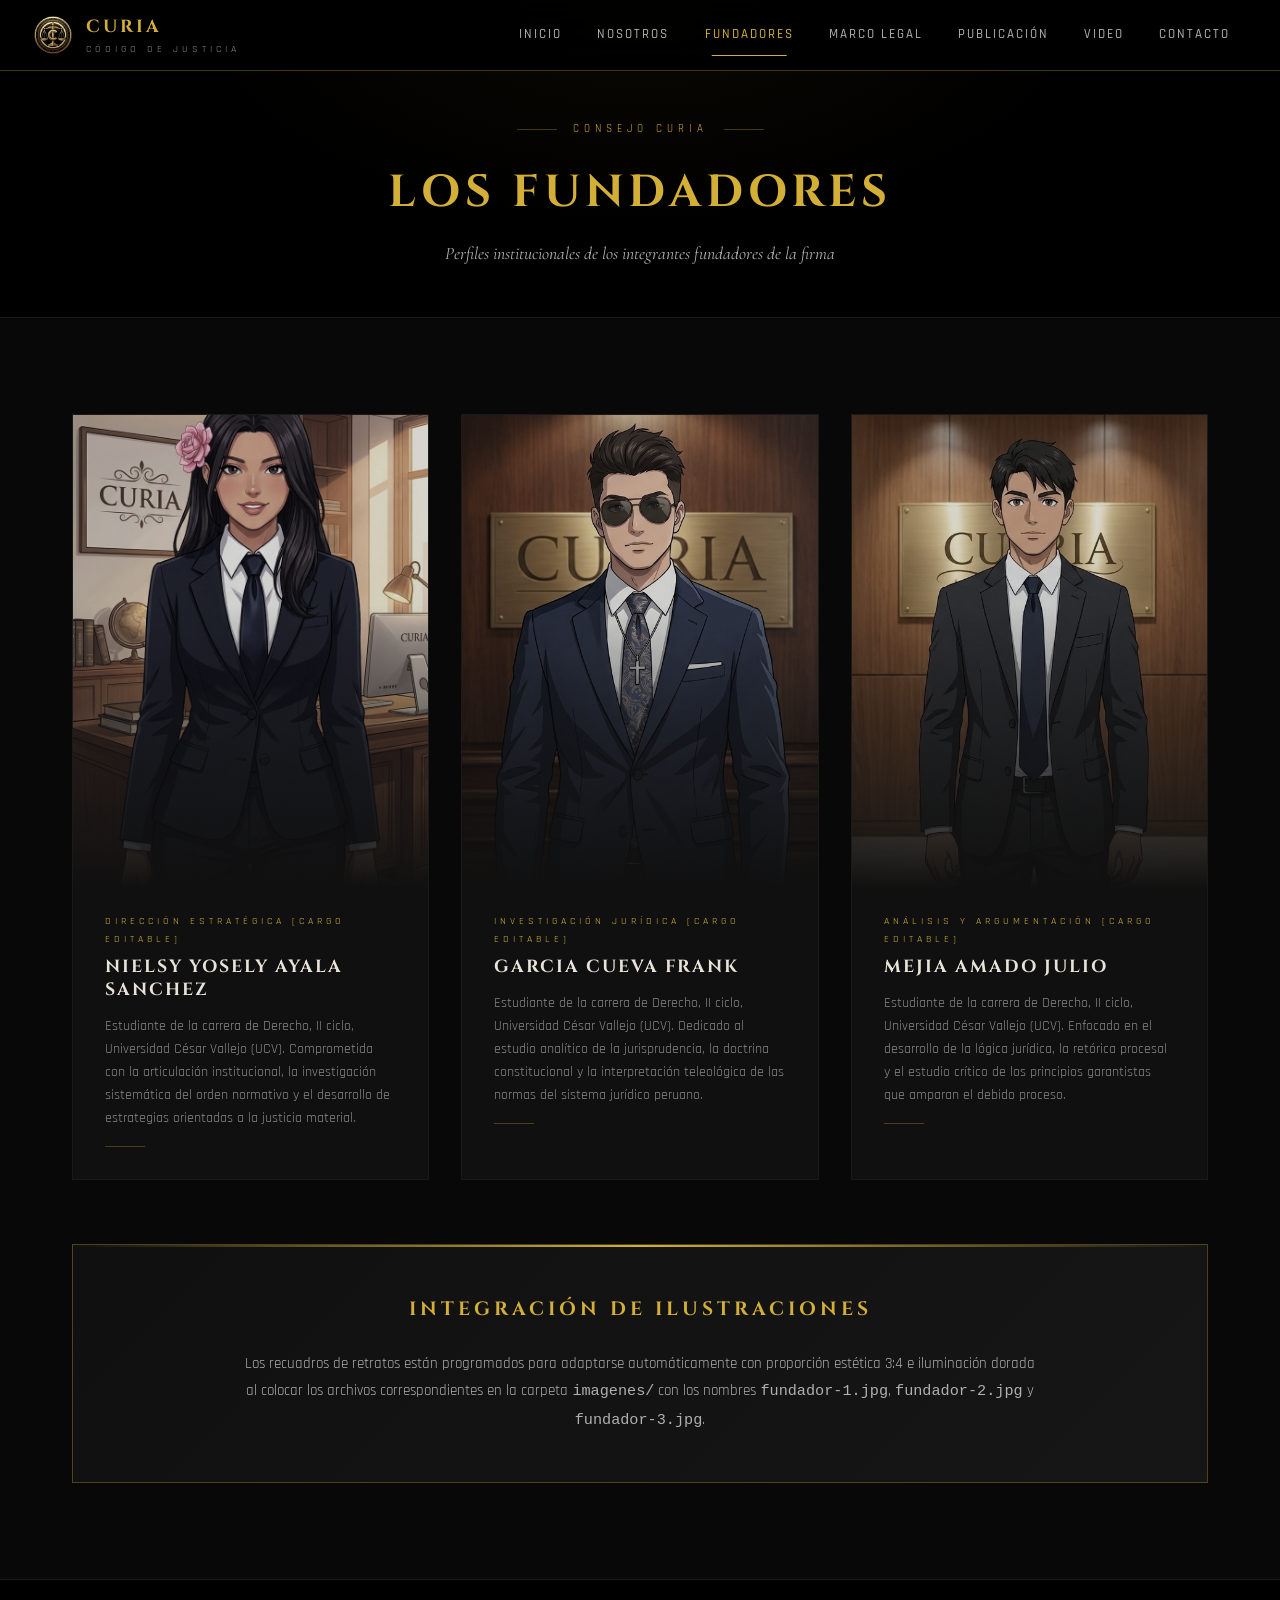
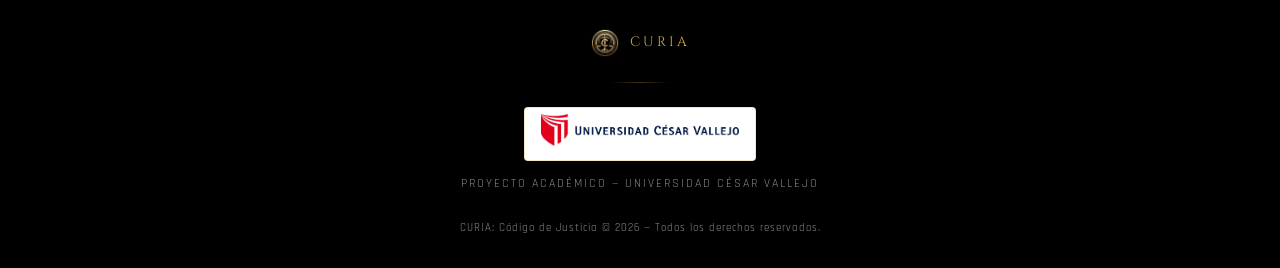
<file: paginas/fundadores.html>
<!DOCTYPE html>
<html lang="es">
<head>
    <meta charset="UTF-8">
    <meta name="viewport" content="width=device-width, initial-scale=1.0">
    <title>Fundadores — CURIA: Código de Justicia</title>
    <meta name="description" content="Consejo CURIA: Los tres fundadores de la firma jurídica académica.">
    <link rel="icon" type="image/png" href="../favicon/favicon.png">
    <link rel="stylesheet" href="../estilos/estilo.css">
</head>
<body>

    <!-- NAVEGACIÓN -->
    <nav class="nav-principal">
        <div class="nav-contenido">
            <a href="../index.html" class="nav-logo">
                <img src="../imagenes/logo-curia.png" alt="CURIA">
                <div class="nav-logo-texto">
                    CURIA
                    <span>Código de Justicia</span>
                </div>
            </a>
            <div class="nav-enlaces">
                <a href="../index.html" class="nav-enlace">Inicio</a>
                <a href="nosotros.html" class="nav-enlace">Nosotros</a>
                <a href="fundadores.html" class="nav-enlace activo">Fundadores</a>
                <a href="marco-legal.html" class="nav-enlace">Marco Legal</a>
                <a href="publicacion.html" class="nav-enlace">Publicación</a>
                <a href="../index.html#video" class="nav-enlace">Video</a>
                <a href="contacto.html" class="nav-enlace">Contacto</a>
            </div>
            <div class="nav-hamburguesa" aria-label="Menú de navegación">
                <span></span>
                <span></span>
                <span></span>
            </div>
        </div>
    </nav>

    <!-- ENCABEZADO -->
    <header class="pagina-encabezado">
        <div class="contenedor">
            <p class="seccion-etiqueta">Consejo CURIA</p>
            <h1 class="seccion-titulo">LOS FUNDADORES</h1>
            <p class="seccion-descripcion">Perfiles institucionales de los integrantes fundadores de la firma</p>
        </div>
    </header>

    <!-- CONTENIDO PRINCIPAL -->
    <main class="seccion seccion-superficie">
        <div class="contenedor">
            <div class="fundadores-grid">

                <!-- Fundador 1 -->
                <article class="fundador-tarjeta animar-entrada">
                    <div class="fundador-imagen">
                        <img src="../imagenes/fundador-1.jpg" alt="NIELSY YOSELY AYALA SANCHEZ" class="fundador-foto" onerror="this.classList.add('oculto')">
                        <div class="fundador-imagen-placeholder">
                            <div class="placeholder-icono">⚜️</div>
                            <span>Espacio reservado</span>
                            <span class="placeholder-subtexto">imagenes/fundador-1.jpg</span>
                        </div>
                        <div class="fundador-degradado"></div>
                    </div>
                    <div class="fundador-info">
                        <!-- CARGO EDITABLE: Modificar según preferencia del equipo -->
                        <p class="fundador-cargo">Dirección Estratégica [Cargo editable]</p>
                        <h2 class="fundador-nombre">NIELSY YOSELY AYALA SANCHEZ</h2>
                        <p class="fundador-descripcion">
                            Estudiante de la carrera de Derecho, II ciclo, Universidad César Vallejo (UCV). Comprometida con la articulación institucional, la investigación sistemática del orden normativo y el desarrollo de estrategias orientadas a la justicia material.
                        </p>
                        <div class="fundador-linea"></div>
                    </div>
                </article>

                <!-- Fundador 2 -->
                <article class="fundador-tarjeta animar-entrada retraso-1">
                    <div class="fundador-imagen">
                        <img src="../imagenes/fundador-2.jpg" alt="GARCIA CUEVA FRANK" class="fundador-foto" onerror="this.classList.add('oculto')">
                        <div class="fundador-imagen-placeholder">
                            <div class="placeholder-icono">⚜️</div>
                            <span>Espacio reservado</span>
                            <span class="placeholder-subtexto">imagenes/fundador-2.jpg</span>
                        </div>
                        <div class="fundador-degradado"></div>
                    </div>
                    <div class="fundador-info">
                        <!-- CARGO EDITABLE: Modificar según preferencia del equipo -->
                        <p class="fundador-cargo">Investigación Jurídica [Cargo editable]</p>
                        <h2 class="fundador-nombre">GARCIA CUEVA FRANK</h2>
                        <p class="fundador-descripcion">
                            Estudiante de la carrera de Derecho, II ciclo, Universidad César Vallejo (UCV). Dedicado al estudio analítico de la jurisprudencia, la doctrina constitucional y la interpretación teleológica de las normas del sistema jurídico peruano.
                        </p>
                        <div class="fundador-linea"></div>
                    </div>
                </article>

                <!-- Fundador 3 -->
                <article class="fundador-tarjeta animar-entrada retraso-2">
                    <div class="fundador-imagen">
                        <img src="../imagenes/fundador-3.jpg" alt="MEJIA AMADO JULIO" class="fundador-foto" onerror="this.classList.add('oculto')">
                        <div class="fundador-imagen-placeholder">
                            <div class="placeholder-icono">⚜️</div>
                            <span>Espacio reservado</span>
                            <span class="placeholder-subtexto">imagenes/fundador-3.jpg</span>
                        </div>
                        <div class="fundador-degradado"></div>
                    </div>
                    <div class="fundador-info">
                        <!-- CARGO EDITABLE: Modificar según preferencia del equipo -->
                        <p class="fundador-cargo">Análisis y Argumentación [Cargo editable]</p>
                        <h2 class="fundador-nombre">MEJIA AMADO JULIO</h2>
                        <p class="fundador-descripcion">
                            Estudiante de la carrera de Derecho, II ciclo, Universidad César Vallejo (UCV). Enfocado en el desarrollo de la lógica jurídica, la retórica procesal y el estudio crítico de los principios garantistas que amparan el debido proceso.
                        </p>
                        <div class="fundador-linea"></div>
                    </div>
                </article>

            </div>

            <!-- INSTRUCCIONES CLARAS DE INCORPORACIÓN -->
            <div class="compromiso-juridico animar-entrada" style="margin-top: 4rem;">
                <h3>INTEGRACIÓN DE ILUSTRACIONES</h3>
                <p>
                    Los recuadros de retratos están programados para adaptarse automáticamente con proporción estética 3:4 e iluminación dorada al colocar los archivos correspondientes en la carpeta <code>imagenes/</code> con los nombres <code>fundador-1.jpg</code>, <code>fundador-2.jpg</code> y <code>fundador-3.jpg</code>.
                </p>
            </div>
        </div>
    </main>

    <!-- PIE DE PÁGINA -->
    <footer class="pie-pagina">
        <div class="pie-contenido">
            <div class="pie-logo">
                <img src="../imagenes/logo-curia.png" alt="CURIA">
                <span class="pie-logo-texto">CURIA</span>
            </div>
            <div class="pie-linea"></div>
            <div class="pie-universidad">
                <div class="ucv-insignia">
                    <img src="../imagenes/logo-ucv.png" alt="Universidad César Vallejo">
                </div>
                <p>Proyecto académico — Universidad César Vallejo</p>
            </div>
            <div class="pie-legal">
                <p>
                    CURIA: Código de Justicia &copy; <span class="anio-actual">2026</span> — Todos los derechos reservados.
                </p>
            </div>
        </div>
    </footer>

    <script src="../scripts/funciones.js"></script>
</body>
</html>
</file>
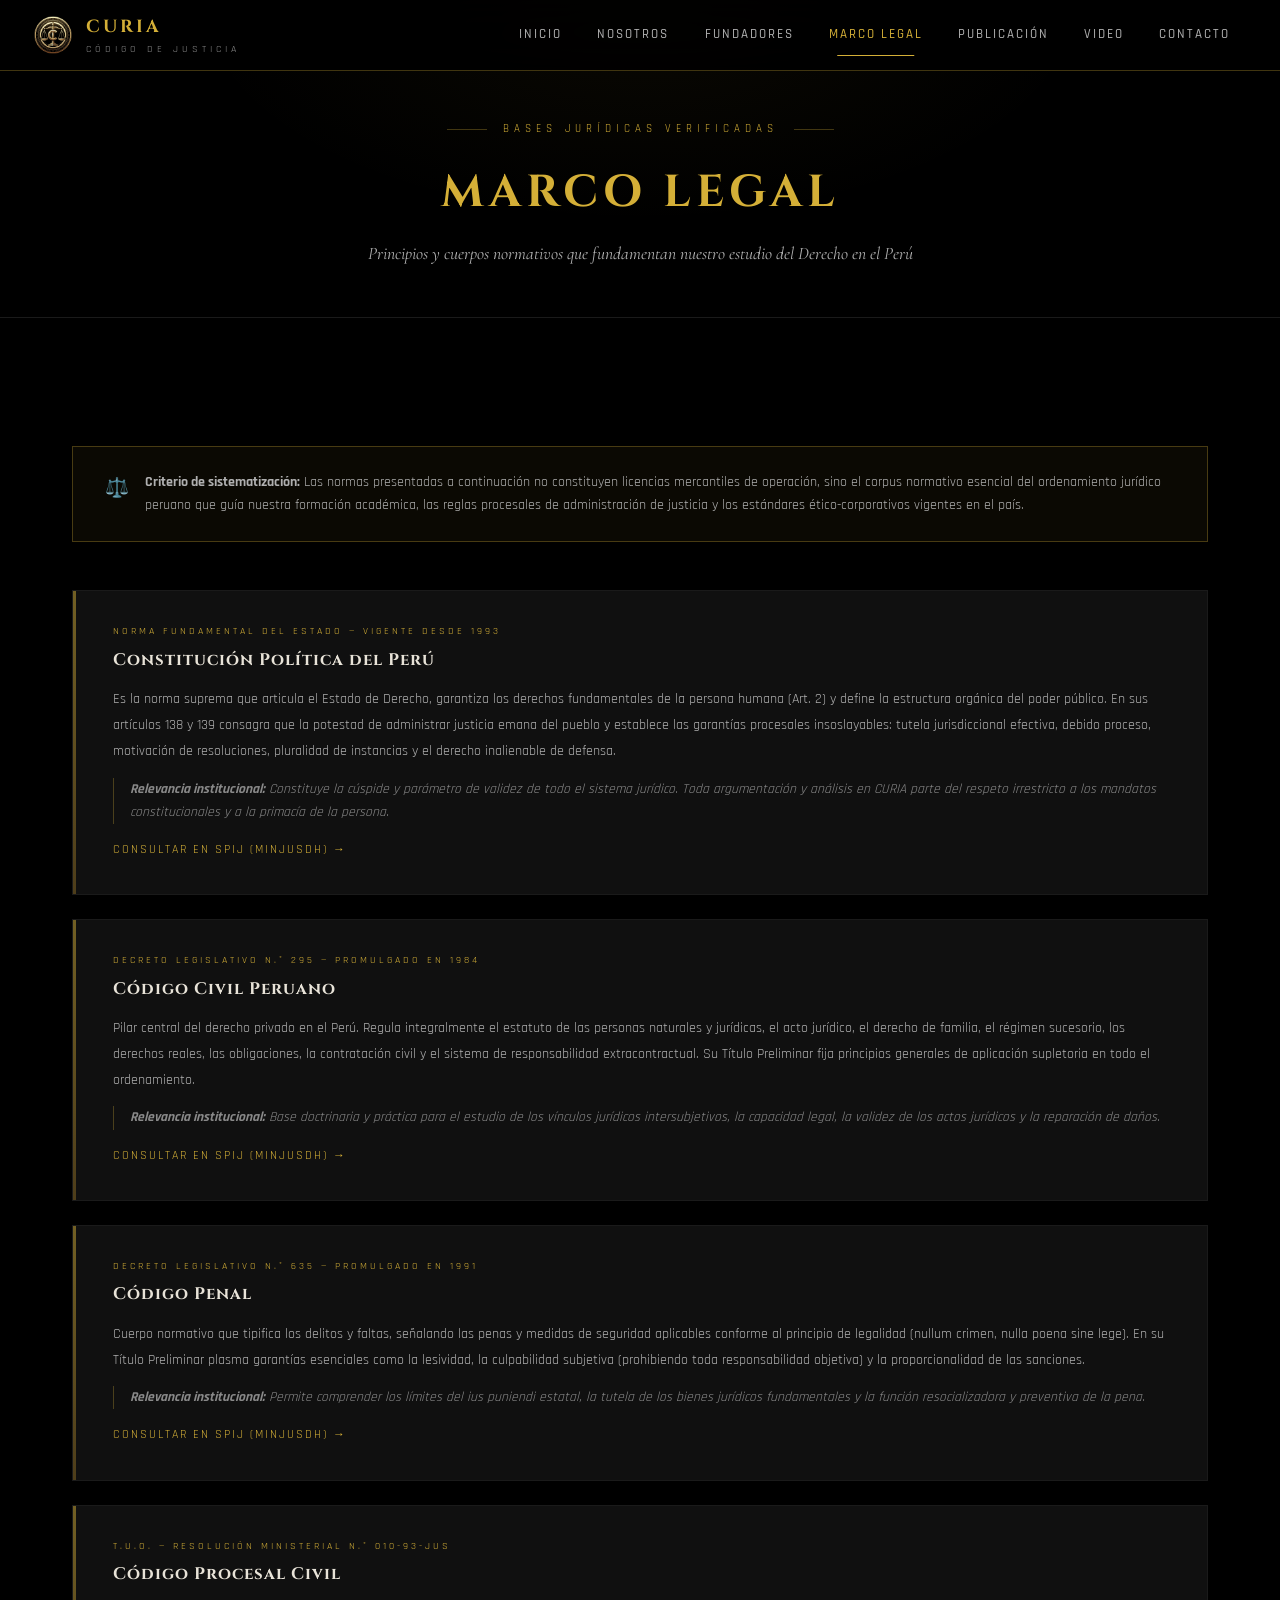
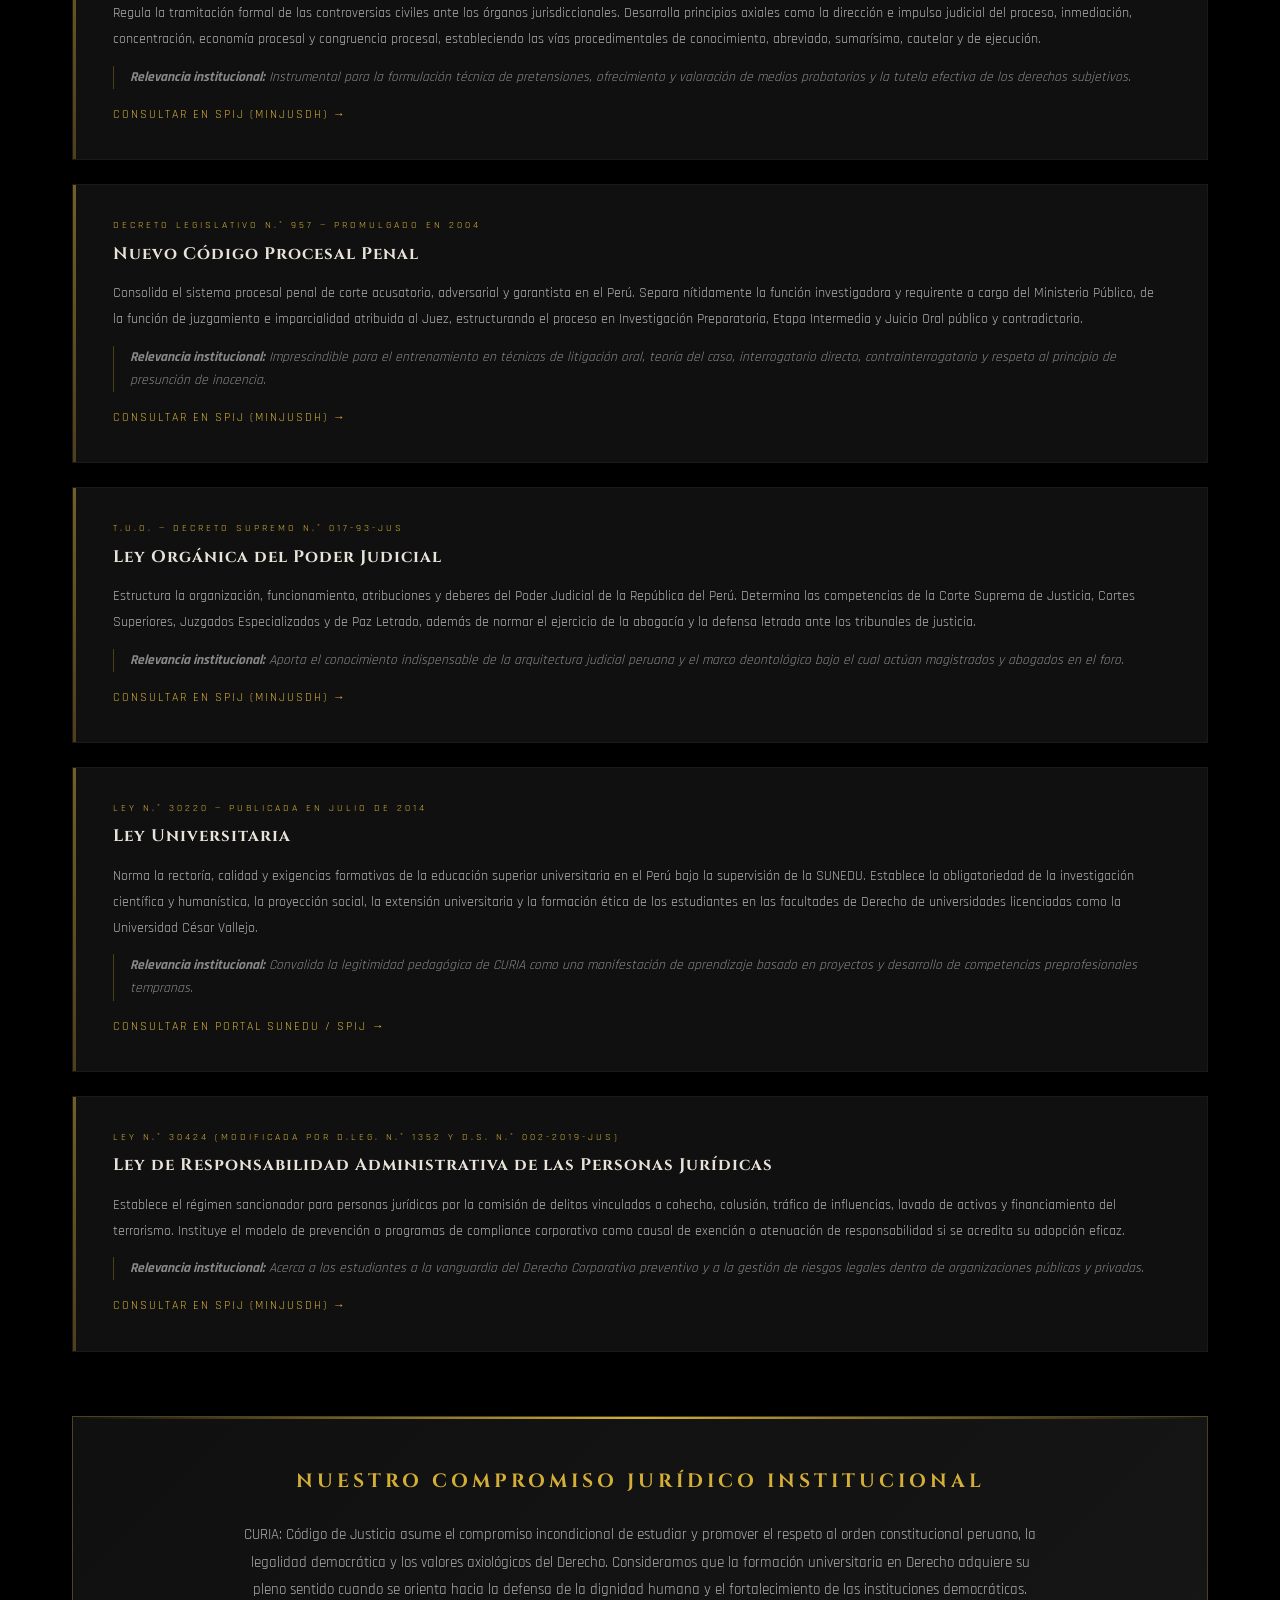
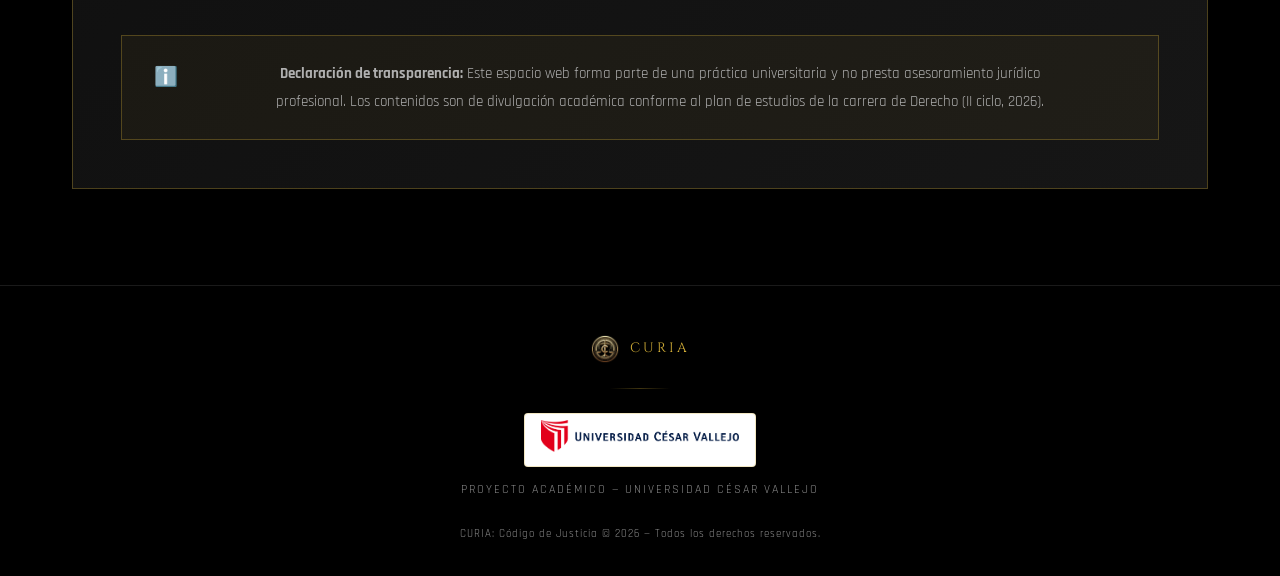
<file: paginas/marco-legal.html>
<!DOCTYPE html>
<html lang="es">
<head>
    <meta charset="UTF-8">
    <meta name="viewport" content="width=device-width, initial-scale=1.0">
    <title>Marco Legal — CURIA: Código de Justicia</title>
    <meta name="description" content="Fundamentos jurídicos y normativa peruana verificada para CURIA: Código de Justicia.">
    <link rel="icon" type="image/png" href="../favicon/favicon.png">
    <link rel="stylesheet" href="../estilos/estilo.css">
</head>
<body>

    <!-- NAVEGACIÓN -->
    <nav class="nav-principal">
        <div class="nav-contenido">
            <a href="../index.html" class="nav-logo">
                <img src="../imagenes/logo-curia.png" alt="CURIA">
                <div class="nav-logo-texto">
                    CURIA
                    <span>Código de Justicia</span>
                </div>
            </a>
            <div class="nav-enlaces">
                <a href="../index.html" class="nav-enlace">Inicio</a>
                <a href="nosotros.html" class="nav-enlace">Nosotros</a>
                <a href="fundadores.html" class="nav-enlace">Fundadores</a>
                <a href="marco-legal.html" class="nav-enlace activo">Marco Legal</a>
                <a href="publicacion.html" class="nav-enlace">Publicación</a>
                <a href="../index.html#video" class="nav-enlace">Video</a>
                <a href="contacto.html" class="nav-enlace">Contacto</a>
            </div>
            <div class="nav-hamburguesa" aria-label="Menú de navegación">
                <span></span>
                <span></span>
                <span></span>
            </div>
        </div>
    </nav>

    <!-- ENCABEZADO -->
    <header class="pagina-encabezado">
        <div class="contenedor">
            <p class="seccion-etiqueta">Bases Jurídicas Verificadas</p>
            <h1 class="seccion-titulo">MARCO LEGAL</h1>
            <p class="seccion-descripcion">Principios y cuerpos normativos que fundamentan nuestro estudio del Derecho en el Perú</p>
        </div>
    </header>

    <!-- CONTENIDO PRINCIPAL -->
    <main class="seccion seccion-oscura">
        <div class="contenedor">

            <!-- DISTINCIÓN CONCEPTUAL -->
            <div class="nota-academica animar-entrada" style="margin-bottom: 3rem;">
                <span class="nota-academica-icono">⚖️</span>
                <p>
                    <strong>Criterio de sistematización:</strong> Las normas presentadas a continuación no constituyen licencias mercantiles de operación, sino el corpus normativo esencial del ordenamiento jurídico peruano que guía nuestra formación académica, las reglas procesales de administración de justicia y los estándares ético-corporativos vigentes en el país.
                </p>
            </div>

            <div class="marco-legal-grid">

                <!-- Norma 1: Constitución -->
                <article class="norma-tarjeta animar-entrada efecto-brillo">
                    <p class="norma-numero">Norma Fundamental del Estado — Vigente desde 1993</p>
                    <h2 class="norma-nombre">Constitución Política del Perú</h2>
                    <p class="norma-descripcion">
                        Es la norma suprema que articula el Estado de Derecho, garantiza los derechos fundamentales de la persona humana (Art. 2) y define la estructura orgánica del poder público. En sus artículos 138 y 139 consagra que la potestad de administrar justicia emana del pueblo y establece las garantías procesales insoslayables: tutela jurisdiccional efectiva, debido proceso, motivación de resoluciones, pluralidad de instancias y el derecho inalienable de defensa.
                    </p>
                    <p class="norma-importancia">
                        <strong>Relevancia institucional:</strong> Constituye la cúspide y parámetro de validez de todo el sistema jurídico. Toda argumentación y análisis en CURIA parte del respeto irrestricto a los mandatos constitucionales y a la primacía de la persona.
                    </p>
                    <a href="https://spij.minjus.gob.pe" target="_blank" rel="noopener" class="norma-enlace">
                        Consultar en SPIJ (MINJUSDH) →
                    </a>
                </article>

                <!-- Norma 2: Código Civil -->
                <article class="norma-tarjeta animar-entrada efecto-brillo">
                    <p class="norma-numero">Decreto Legislativo N.° 295 — Promulgado en 1984</p>
                    <h2 class="norma-nombre">Código Civil Peruano</h2>
                    <p class="norma-descripcion">
                        Pilar central del derecho privado en el Perú. Regula integralmente el estatuto de las personas naturales y jurídicas, el acto jurídico, el derecho de familia, el régimen sucesorio, los derechos reales, las obligaciones, la contratación civil y el sistema de responsabilidad extracontractual. Su Título Preliminar fija principios generales de aplicación supletoria en todo el ordenamiento.
                    </p>
                    <p class="norma-importancia">
                        <strong>Relevancia institucional:</strong> Base doctrinaria y práctica para el estudio de los vínculos jurídicos intersubjetivos, la capacidad legal, la validez de los actos jurídicos y la reparación de daños.
                    </p>
                    <a href="https://spij.minjus.gob.pe" target="_blank" rel="noopener" class="norma-enlace">
                        Consultar en SPIJ (MINJUSDH) →
                    </a>
                </article>

                <!-- Norma 3: Código Penal -->
                <article class="norma-tarjeta animar-entrada efecto-brillo">
                    <p class="norma-numero">Decreto Legislativo N.° 635 — Promulgado en 1991</p>
                    <h2 class="norma-nombre">Código Penal</h2>
                    <p class="norma-descripcion">
                        Cuerpo normativo que tipifica los delitos y faltas, señalando las penas y medidas de seguridad aplicables conforme al principio de legalidad (nullum crimen, nulla poena sine lege). En su Título Preliminar plasma garantías esenciales como la lesividad, la culpabilidad subjetiva (prohibiendo toda responsabilidad objetiva) y la proporcionalidad de las sanciones.
                    </p>
                    <p class="norma-importancia">
                        <strong>Relevancia institucional:</strong> Permite comprender los límites del ius puniendi estatal, la tutela de los bienes jurídicos fundamentales y la función resocializadora y preventiva de la pena.
                    </p>
                    <a href="https://spij.minjus.gob.pe" target="_blank" rel="noopener" class="norma-enlace">
                        Consultar en SPIJ (MINJUSDH) →
                    </a>
                </article>

                <!-- Norma 4: Código Procesal Civil -->
                <article class="norma-tarjeta animar-entrada efecto-brillo">
                    <p class="norma-numero">T.U.O. — Resolución Ministerial N.° 010-93-JUS</p>
                    <h2 class="norma-nombre">Código Procesal Civil</h2>
                    <p class="norma-descripcion">
                        Regula la tramitación formal de las controversias civiles ante los órganos jurisdiccionales. Desarrolla principios axiales como la dirección e impulso judicial del proceso, inmediación, concentración, economía procesal y congruencia procesal, estableciendo las vías procedimentales de conocimiento, abreviado, sumarísimo, cautelar y de ejecución.
                    </p>
                    <p class="norma-importancia">
                        <strong>Relevancia institucional:</strong> Instrumental para la formulación técnica de pretensiones, ofrecimiento y valoración de medios probatorios y la tutela efectiva de los derechos subjetivos.
                    </p>
                    <a href="https://spij.minjus.gob.pe" target="_blank" rel="noopener" class="norma-enlace">
                        Consultar en SPIJ (MINJUSDH) →
                    </a>
                </article>

                <!-- Norma 5: Código Procesal Penal -->
                <article class="norma-tarjeta animar-entrada efecto-brillo">
                    <p class="norma-numero">Decreto Legislativo N.° 957 — Promulgado en 2004</p>
                    <h2 class="norma-nombre">Nuevo Código Procesal Penal</h2>
                    <p class="norma-descripcion">
                        Consolida el sistema procesal penal de corte acusatorio, adversarial y garantista en el Perú. Separa nítidamente la función investigadora y requirente a cargo del Ministerio Público, de la función de juzgamiento e imparcialidad atribuida al Juez, estructurando el proceso en Investigación Preparatoria, Etapa Intermedia y Juicio Oral público y contradictorio.
                    </p>
                    <p class="norma-importancia">
                        <strong>Relevancia institucional:</strong> Imprescindible para el entrenamiento en técnicas de litigación oral, teoría del caso, interrogatorio directo, contrainterrogatorio y respeto al principio de presunción de inocencia.
                    </p>
                    <a href="https://spij.minjus.gob.pe" target="_blank" rel="noopener" class="norma-enlace">
                        Consultar en SPIJ (MINJUSDH) →
                    </a>
                </article>

                <!-- Norma 6: Ley Orgánica del Poder Judicial -->
                <article class="norma-tarjeta animar-entrada efecto-brillo">
                    <p class="norma-numero">T.U.O. — Decreto Supremo N.° 017-93-JUS</p>
                    <h2 class="norma-nombre">Ley Orgánica del Poder Judicial</h2>
                    <p class="norma-descripcion">
                        Estructura la organización, funcionamiento, atribuciones y deberes del Poder Judicial de la República del Perú. Determina las competencias de la Corte Suprema de Justicia, Cortes Superiores, Juzgados Especializados y de Paz Letrado, además de normar el ejercicio de la abogacía y la defensa letrada ante los tribunales de justicia.
                    </p>
                    <p class="norma-importancia">
                        <strong>Relevancia institucional:</strong> Aporta el conocimiento indispensable de la arquitectura judicial peruana y el marco deontológico bajo el cual actúan magistrados y abogados en el foro.
                    </p>
                    <a href="https://spij.minjus.gob.pe" target="_blank" rel="noopener" class="norma-enlace">
                        Consultar en SPIJ (MINJUSDH) →
                    </a>
                </article>

                <!-- Norma 7: Ley Universitaria -->
                <article class="norma-tarjeta animar-entrada efecto-brillo">
                    <p class="norma-numero">Ley N.° 30220 — Publicada en julio de 2014</p>
                    <h2 class="norma-nombre">Ley Universitaria</h2>
                    <p class="norma-descripcion">
                        Norma la rectoría, calidad y exigencias formativas de la educación superior universitaria en el Perú bajo la supervisión de la SUNEDU. Establece la obligatoriedad de la investigación científica y humanística, la proyección social, la extensión universitaria y la formación ética de los estudiantes en las facultades de Derecho de universidades licenciadas como la Universidad César Vallejo.
                    </p>
                    <p class="norma-importancia">
                        <strong>Relevancia institucional:</strong> Convalida la legitimidad pedagógica de CURIA como una manifestación de aprendizaje basado en proyectos y desarrollo de competencias preprofesionales tempranas.
                    </p>
                    <a href="https://www.gob.pe/sunedu" target="_blank" rel="noopener" class="norma-enlace">
                        Consultar en portal SUNEDU / SPIJ →
                    </a>
                </article>

                <!-- Norma 8: Ley 30424 -->
                <article class="norma-tarjeta animar-entrada efecto-brillo">
                    <p class="norma-numero">Ley N.° 30424 (modificada por D.Leg. N.° 1352 y D.S. N.° 002-2019-JUS)</p>
                    <h2 class="norma-nombre">Ley de Responsabilidad Administrativa de las Personas Jurídicas</h2>
                    <p class="norma-descripcion">
                        Establece el régimen sancionador para personas jurídicas por la comisión de delitos vinculados a cohecho, colusión, tráfico de influencias, lavado de activos y financiamiento del terrorismo. Instituye el modelo de prevención o programas de compliance corporativo como causal de exención o atenuación de responsabilidad si se acredita su adopción eficaz.
                    </p>
                    <p class="norma-importancia">
                        <strong>Relevancia institucional:</strong> Acerca a los estudiantes a la vanguardia del Derecho Corporativo preventivo y a la gestión de riesgos legales dentro de organizaciones públicas y privadas.
                    </p>
                    <a href="https://spij.minjus.gob.pe" target="_blank" rel="noopener" class="norma-enlace">
                        Consultar en SPIJ (MINJUSDH) →
                    </a>
                </article>

            </div>

            <!-- COMPROMISO JURÍDICO -->
            <div class="compromiso-juridico animar-entrada" style="margin-top: 4rem;">
                <h3>NUESTRO COMPROMISO JURÍDICO INSTITUCIONAL</h3>
                <p>
                    CURIA: Código de Justicia asume el compromiso incondicional de estudiar y promover el respeto al orden constitucional peruano, la legalidad democrática y los valores axiológicos del Derecho. Consideramos que la formación universitaria en Derecho adquiere su pleno sentido cuando se orienta hacia la defensa de la dignidad humana y el fortalecimiento de las instituciones democráticas.
                </p>
                <div class="nota-academica" style="margin-top: 2rem;">
                    <span class="nota-academica-icono">ℹ️</span>
                    <p>
                        <strong>Declaración de transparencia:</strong> Este espacio web forma parte de una práctica universitaria y no presta asesoramiento jurídico profesional. Los contenidos son de divulgación académica conforme al plan de estudios de la carrera de Derecho (II ciclo, 2026).
                    </p>
                </div>
            </div>

        </div>
    </main>

    <!-- PIE DE PÁGINA -->
    <footer class="pie-pagina">
        <div class="pie-contenido">
            <div class="pie-logo">
                <img src="../imagenes/logo-curia.png" alt="CURIA">
                <span class="pie-logo-texto">CURIA</span>
            </div>
            <div class="pie-linea"></div>
            <div class="pie-universidad">
                <div class="ucv-insignia">
                    <img src="../imagenes/logo-ucv.png" alt="Universidad César Vallejo">
                </div>
                <p>Proyecto académico — Universidad César Vallejo</p>
            </div>
            <div class="pie-legal">
                <p>
                    CURIA: Código de Justicia &copy; <span class="anio-actual">2026</span> — Todos los derechos reservados.
                </p>
            </div>
        </div>
    </footer>

    <script src="../scripts/funciones.js"></script>
</body>
</html>
</file>
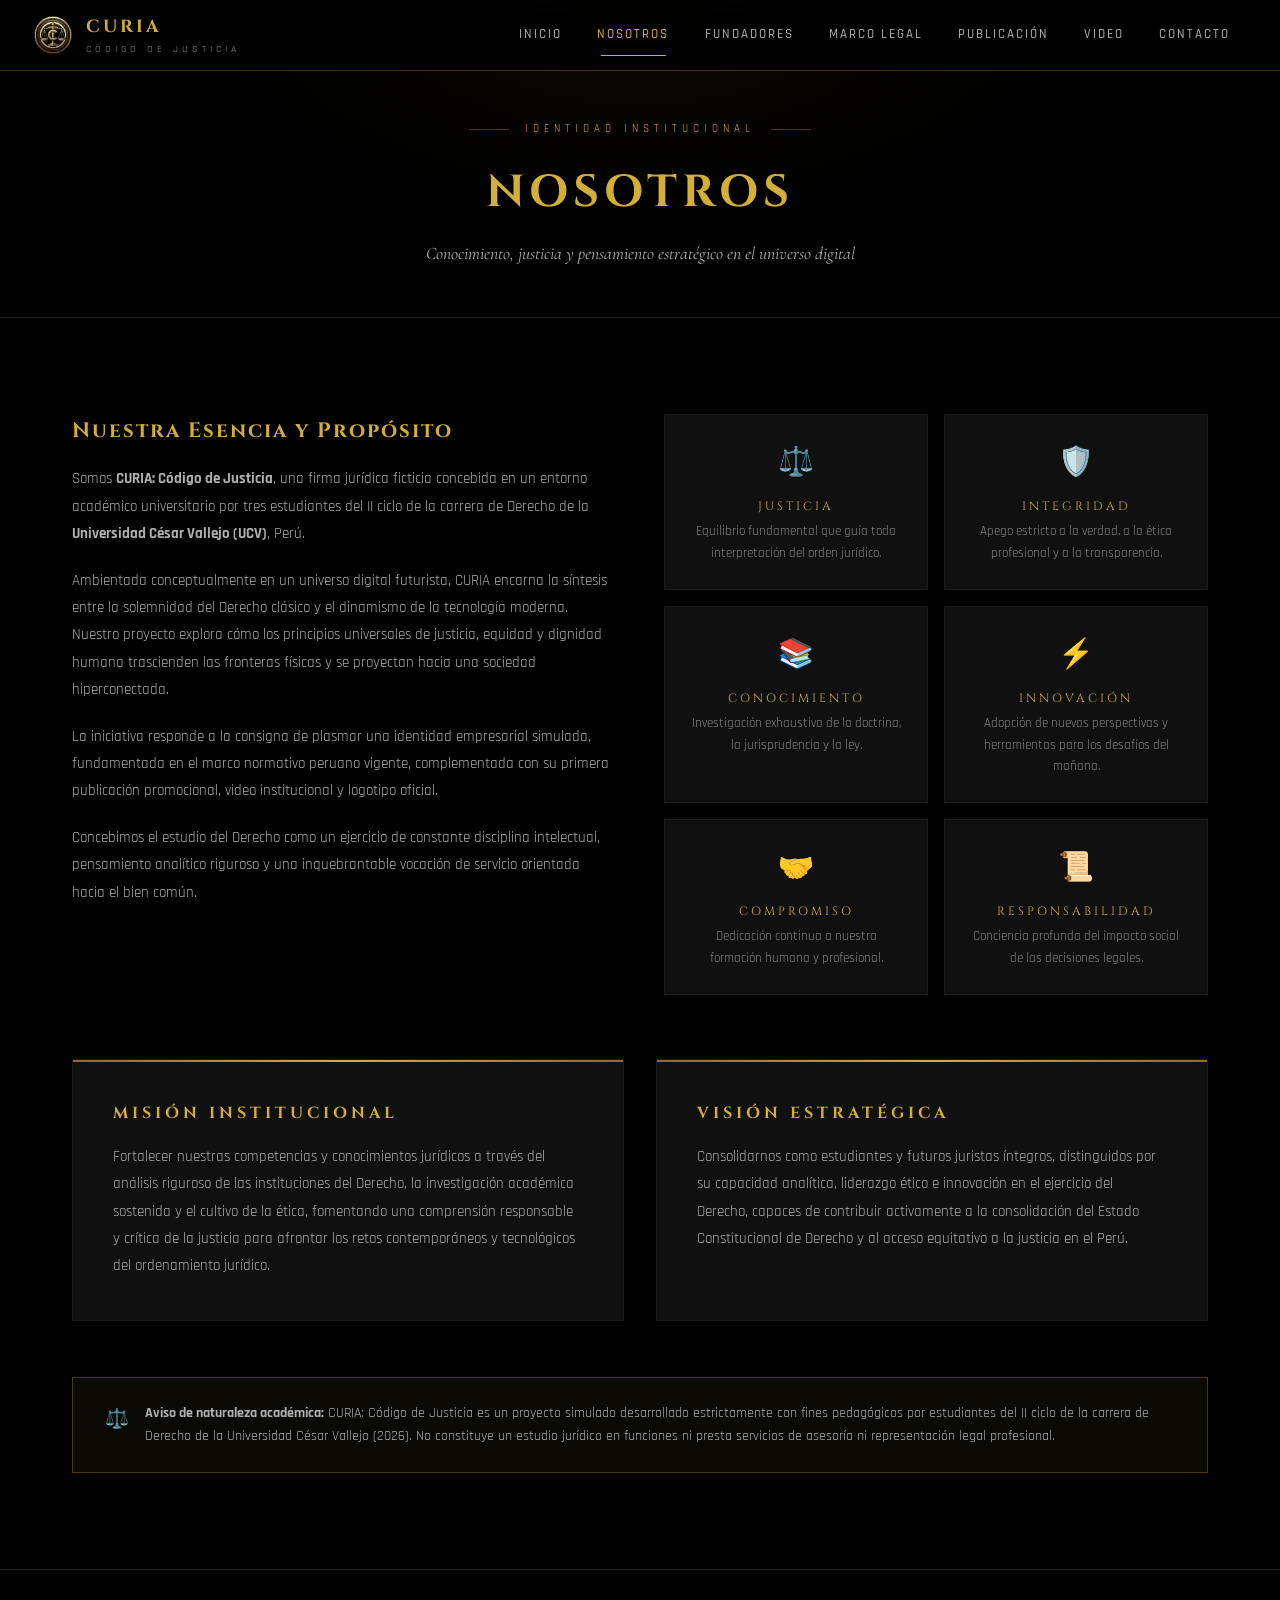
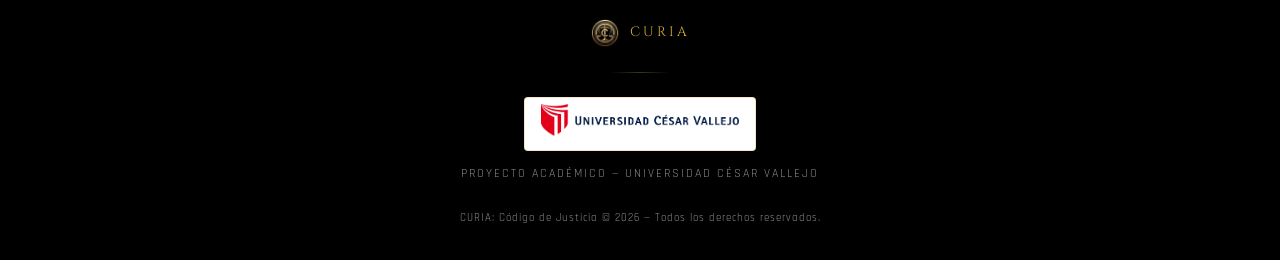
<file: paginas/nosotros.html>
<!DOCTYPE html>
<html lang="es">
<head>
    <meta charset="UTF-8">
    <meta name="viewport" content="width=device-width, initial-scale=1.0">
    <title>Nosotros — CURIA: Código de Justicia</title>
    <meta name="description" content="Nuestra identidad, misión, visión y valores en CURIA: Código de Justicia.">
    <link rel="icon" type="image/png" href="../favicon/favicon.png">
    <link rel="stylesheet" href="../estilos/estilo.css">
</head>
<body>

    <!-- NAVEGACIÓN -->
    <nav class="nav-principal">
        <div class="nav-contenido">
            <a href="../index.html" class="nav-logo">
                <img src="../imagenes/logo-curia.png" alt="CURIA">
                <div class="nav-logo-texto">
                    CURIA
                    <span>Código de Justicia</span>
                </div>
            </a>
            <div class="nav-enlaces">
                <a href="../index.html" class="nav-enlace">Inicio</a>
                <a href="nosotros.html" class="nav-enlace activo">Nosotros</a>
                <a href="fundadores.html" class="nav-enlace">Fundadores</a>
                <a href="marco-legal.html" class="nav-enlace">Marco Legal</a>
                <a href="publicacion.html" class="nav-enlace">Publicación</a>
                <a href="../index.html#video" class="nav-enlace">Video</a>
                <a href="contacto.html" class="nav-enlace">Contacto</a>
            </div>
            <div class="nav-hamburguesa" aria-label="Menú de navegación">
                <span></span>
                <span></span>
                <span></span>
            </div>
        </div>
    </nav>

    <!-- ENCABEZADO DE PÁGINA -->
    <header class="pagina-encabezado">
        <div class="contenedor">
            <p class="seccion-etiqueta">Identidad Institucional</p>
            <h1 class="seccion-titulo">NOSOTROS</h1>
            <p class="seccion-descripcion">Conocimiento, justicia y pensamiento estratégico en el universo digital</p>
        </div>
    </header>

    <!-- CONTENIDO PRINCIPAL -->
    <main class="seccion seccion-oscura">
        <div class="contenedor">
            <div class="nosotros-grid">
                <div class="nosotros-texto animar-entrada">
                    <h3>Nuestra Esencia y Propósito</h3>
                    <p>
                        Somos <strong>CURIA: Código de Justicia</strong>, una firma jurídica ficticia concebida en un entorno académico universitario por tres estudiantes del II ciclo de la carrera de Derecho de la <strong>Universidad César Vallejo (UCV)</strong>, Perú.
                    </p>
                    <p>
                        Ambientada conceptualmente en un universo digital futurista, CURIA encarna la síntesis entre la solemnidad del Derecho clásico y el dinamismo de la tecnología moderna. Nuestro proyecto explora cómo los principios universales de justicia, equidad y dignidad humana trascienden las fronteras físicas y se proyectan hacia una sociedad hiperconectada.
                    </p>
                    <p>
                        La iniciativa responde a la consigna de plasmar una identidad empresarial simulada, fundamentada en el marco normativo peruano vigente, complementada con su primera publicación promocional, video institucional y logotipo oficial.
                    </p>
                    <p>
                        Concebimos el estudio del Derecho como un ejercicio de constante disciplina intelectual, pensamiento analítico riguroso y una inquebrantable vocación de servicio orientada hacia el bien común.
                    </p>
                </div>

                <div class="nosotros-valores animar-entrada retraso-1">
                    <div class="valor-item efecto-brillo">
                        <div class="valor-icono">⚖️</div>
                        <div class="valor-nombre">Justicia</div>
                        <div class="valor-desc">Equilibrio fundamental que guía toda interpretación del orden jurídico.</div>
                    </div>
                    <div class="valor-item efecto-brillo">
                        <div class="valor-icono">🛡️</div>
                        <div class="valor-nombre">Integridad</div>
                        <div class="valor-desc">Apego estricto a la verdad, a la ética profesional y a la transparencia.</div>
                    </div>
                    <div class="valor-item efecto-brillo">
                        <div class="valor-icono">📚</div>
                        <div class="valor-nombre">Conocimiento</div>
                        <div class="valor-desc">Investigación exhaustiva de la doctrina, la jurisprudencia y la ley.</div>
                    </div>
                    <div class="valor-item efecto-brillo">
                        <div class="valor-icono">⚡</div>
                        <div class="valor-nombre">Innovación</div>
                        <div class="valor-desc">Adopción de nuevas perspectivas y herramientas para los desafíos del mañana.</div>
                    </div>
                    <div class="valor-item efecto-brillo">
                        <div class="valor-icono">🤝</div>
                        <div class="valor-nombre">Compromiso</div>
                        <div class="valor-desc">Dedicación continua a nuestra formación humana y profesional.</div>
                    </div>
                    <div class="valor-item efecto-brillo">
                        <div class="valor-icono">📜</div>
                        <div class="valor-nombre">Responsabilidad</div>
                        <div class="valor-desc">Conciencia profunda del impacto social de las decisiones legales.</div>
                    </div>
                </div>
            </div>

            <!-- MISIÓN Y VISIÓN -->
            <div class="mision-vision-grid" style="margin-top: 4rem;">
                <div class="mv-tarjeta animar-entrada">
                    <h3>MISIÓN INSTITUCIONAL</h3>
                    <p>
                        Fortalecer nuestras competencias y conocimientos jurídicos a través del análisis riguroso de las instituciones del Derecho, la investigación académica sostenida y el cultivo de la ética, fomentando una comprensión responsable y crítica de la justicia para afrontar los retos contemporáneos y tecnológicos del ordenamiento jurídico.
                    </p>
                </div>
                <div class="mv-tarjeta animar-entrada retraso-1">
                    <h3>VISIÓN ESTRATÉGICA</h3>
                    <p>
                        Consolidarnos como estudiantes y futuros juristas íntegros, distinguidos por su capacidad analítica, liderazgo ético e innovación en el ejercicio del Derecho, capaces de contribuir activamente a la consolidación del Estado Constitucional de Derecho y al acceso equitativo a la justicia en el Perú.
                    </p>
                </div>
            </div>

            <!-- NOTA ACADÉMICA DESTACADA -->
            <div class="nota-academica animar-entrada" style="margin-top: 3.5rem;">
                <span class="nota-academica-icono">⚖️</span>
                <p>
                    <strong>Aviso de naturaleza académica:</strong> CURIA: Código de Justicia es un proyecto simulado desarrollado estrictamente con fines pedagógicos por estudiantes del II ciclo de la carrera de Derecho de la Universidad César Vallejo (2026). No constituye un estudio jurídico en funciones ni presta servicios de asesoría ni representación legal profesional.
                </p>
            </div>
        </div>
    </main>

    <!-- PIE DE PÁGINA -->
    <footer class="pie-pagina">
        <div class="pie-contenido">
            <div class="pie-logo">
                <img src="../imagenes/logo-curia.png" alt="CURIA">
                <span class="pie-logo-texto">CURIA</span>
            </div>
            <div class="pie-linea"></div>
            <div class="pie-universidad">
                <div class="ucv-insignia">
                    <img src="../imagenes/logo-ucv.png" alt="Universidad César Vallejo">
                </div>
                <p>Proyecto académico — Universidad César Vallejo</p>
            </div>
            <div class="pie-legal">
                <p>
                    CURIA: Código de Justicia &copy; <span class="anio-actual">2026</span> — Todos los derechos reservados.
                </p>
            </div>
        </div>
    </footer>

    <script src="../scripts/funciones.js"></script>
</body>
</html>
</file>
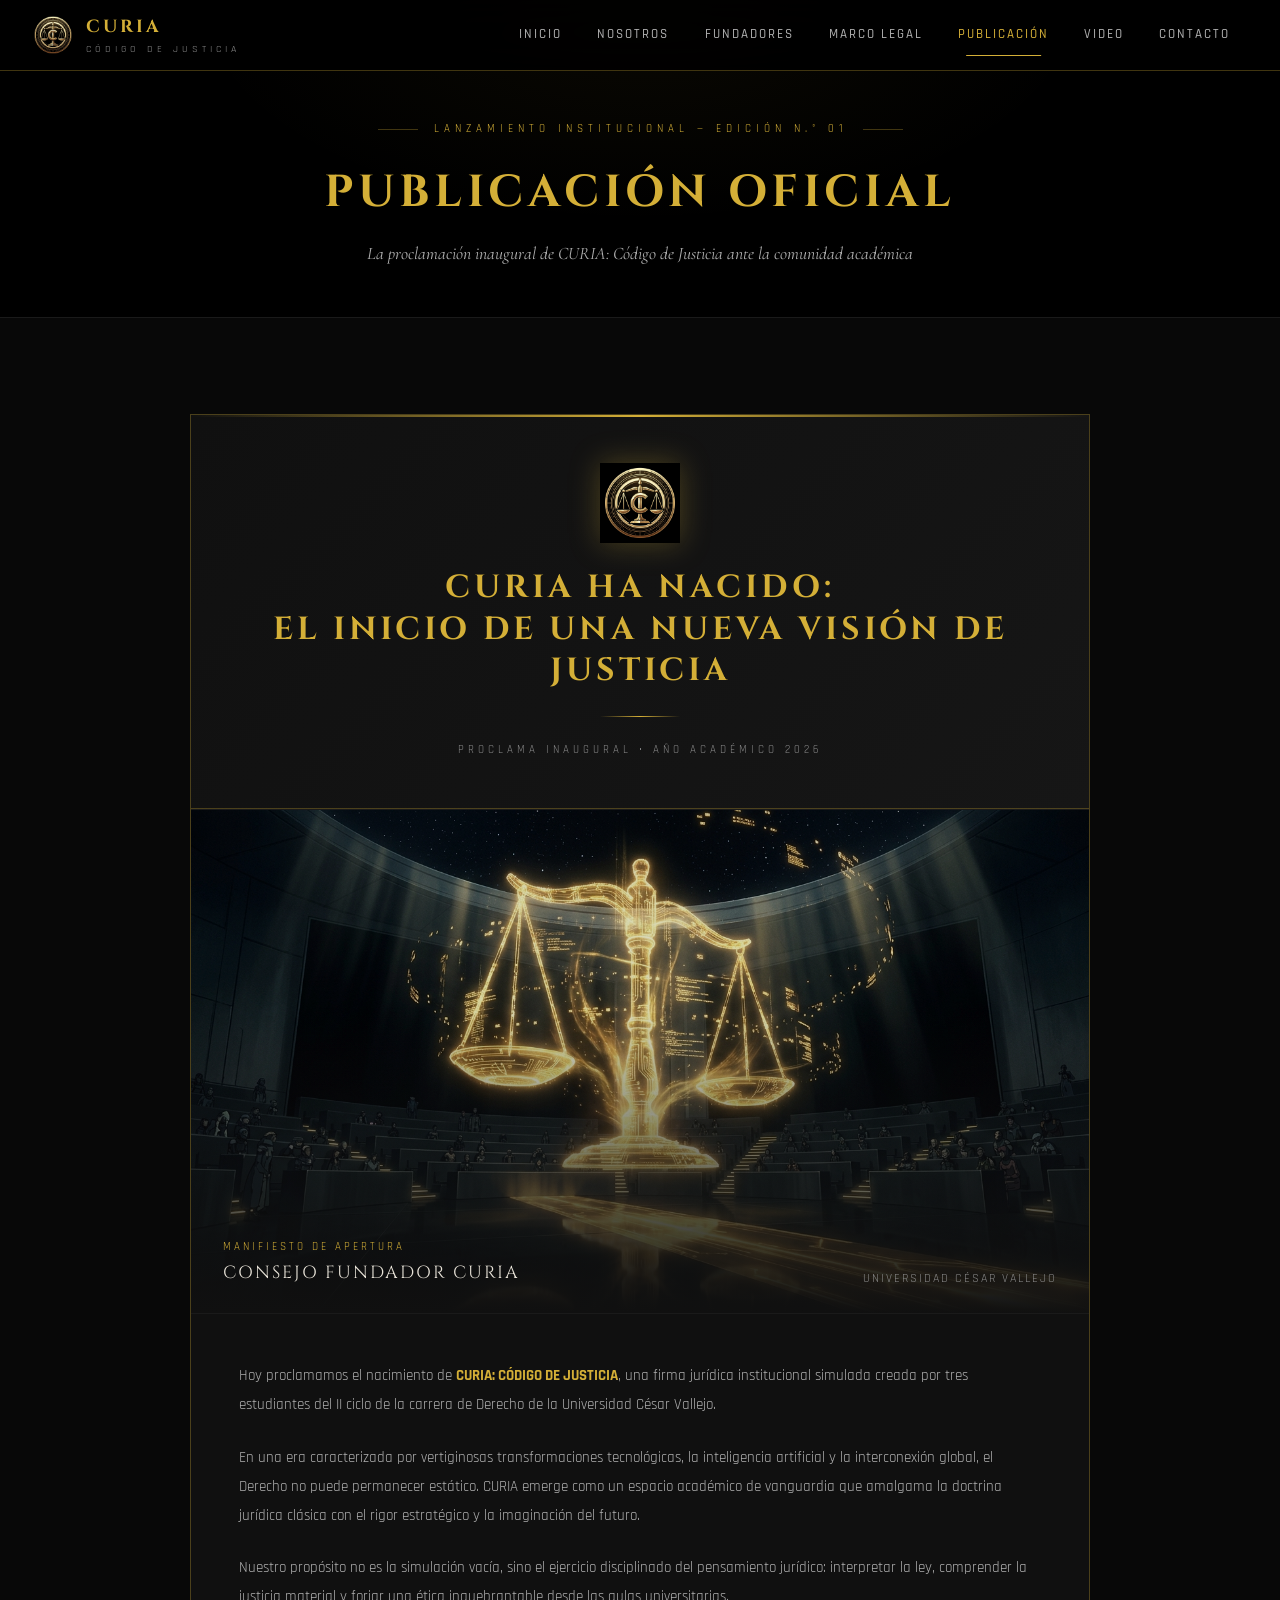
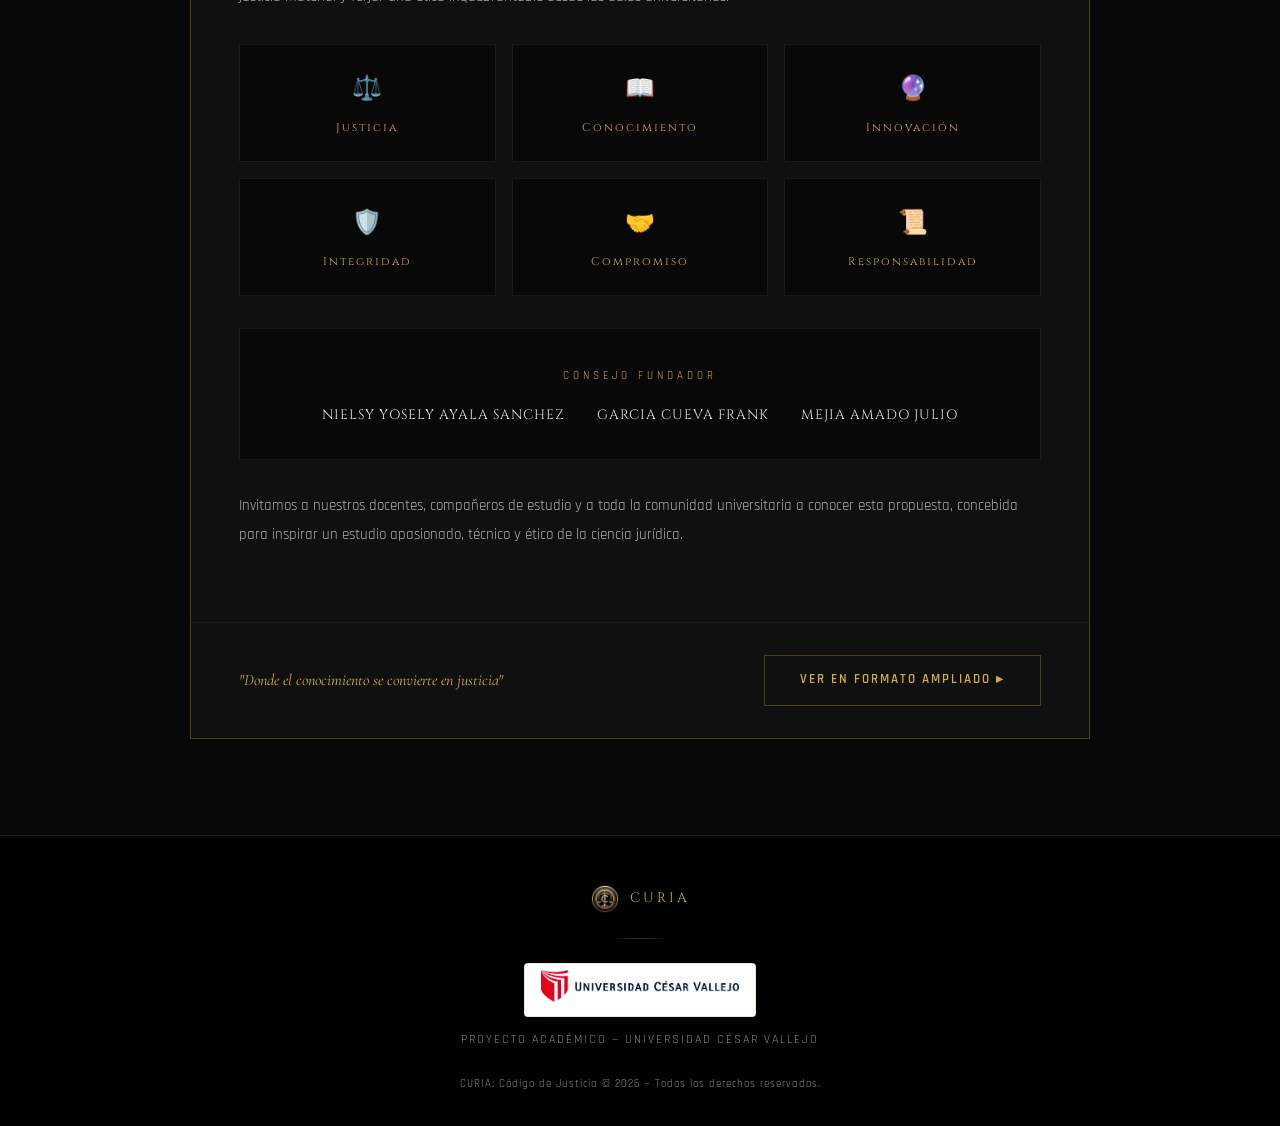
<file: paginas/publicacion.html>
<!DOCTYPE html>
<html lang="es">
<head>
    <meta charset="UTF-8">
    <meta name="viewport" content="width=device-width, initial-scale=1.0">
    <title>Publicación Promocional — CURIA: Código de Justicia</title>
    <meta name="description" content="Primera publicación oficial de lanzamiento de CURIA: Código de Justicia.">
    <link rel="icon" type="image/png" href="../favicon/favicon.png">
    <link rel="stylesheet" href="../estilos/estilo.css">
</head>
<body>

    <!-- NAVEGACIÓN -->
    <nav class="nav-principal">
        <div class="nav-contenido">
            <a href="../index.html" class="nav-logo">
                <img src="../imagenes/logo-curia.png" alt="CURIA">
                <div class="nav-logo-texto">
                    CURIA
                    <span>Código de Justicia</span>
                </div>
            </a>
            <div class="nav-enlaces">
                <a href="../index.html" class="nav-enlace">Inicio</a>
                <a href="nosotros.html" class="nav-enlace">Nosotros</a>
                <a href="fundadores.html" class="nav-enlace">Fundadores</a>
                <a href="marco-legal.html" class="nav-enlace">Marco Legal</a>
                <a href="publicacion.html" class="nav-enlace activo">Publicación</a>
                <a href="../index.html#video" class="nav-enlace">Video</a>
                <a href="contacto.html" class="nav-enlace">Contacto</a>
            </div>
            <div class="nav-hamburguesa" aria-label="Menú de navegación">
                <span></span>
                <span></span>
                <span></span>
            </div>
        </div>
    </nav>

    <!-- ENCABEZADO -->
    <header class="pagina-encabezado">
        <div class="contenedor">
            <p class="seccion-etiqueta">Lanzamiento Institucional — Edición N.° 01</p>
            <h1 class="seccion-titulo">PUBLICACIÓN OFICIAL</h1>
            <p class="seccion-descripcion">La proclamación inaugural de CURIA: Código de Justicia ante la comunidad académica</p>
        </div>
    </header>

    <!-- CONTENIDO PRINCIPAL -->
    <main class="seccion seccion-superficie">
        <div class="contenedor">
            <div class="publicacion-contenedor animar-entrada">
                <article class="publicacion-portada efecto-brillo">
                    
                    <header class="publicacion-portada-header">
                        <img src="../imagenes/logo-curia.png" alt="Emblema Oficial CURIA" class="publicacion-logo">
                        <h2 class="publicacion-titulo">
                            CURIA HA NACIDO:<br>EL INICIO DE UNA NUEVA VISIÓN DE JUSTICIA
                        </h2>
                        <div class="hero-linea-decorativa"></div>
                        <p class="publicacion-fecha">Proclama Inaugural • Año Académico 2026</p>
                    </header>

                    <!-- BANNER VISUAL CINEMATOGRÁFICO DE LANZAMIENTO -->
                    <div style="position: relative; width: 100%; aspect-ratio: 16/9; overflow: hidden; background: var(--negro-amoled); border-top: 1px solid var(--negro-borde); border-bottom: 1px solid var(--negro-borde);">
                        <img src="../imagenes/portada-video.jpg" alt="Sala de Justicia CURIA" style="width: 100%; height: 100%; object-fit: cover; opacity: 0.85;">
                        <div style="position: absolute; inset: 0; background: linear-gradient(to top, var(--negro-superficie) 0%, transparent 60%);"></div>
                        <div style="position: absolute; bottom: 1.5rem; left: 2rem; right: 2rem; display: flex; justify-content: space-between; align-items: flex-end; flex-wrap: wrap; gap: 1rem;">
                            <div>
                                <span style="font-family: var(--fuente-moderna); font-size: 0.7rem; letter-spacing: 3px; color: var(--dorado); text-transform: uppercase;">Manifiesto de Apertura</span>
                                <p style="font-family: var(--fuente-titulo); font-size: 1.1rem; color: var(--blanco-calido); letter-spacing: 2px;">CONSEJO FUNDADOR CURIA</p>
                            </div>
                            <span style="font-size: 0.75rem; color: var(--gris); letter-spacing: 2px; text-transform: uppercase;">Universidad César Vallejo</span>
                        </div>
                    </div>

                    <div class="publicacion-cuerpo">
                        <p>
                            Hoy proclamamos el nacimiento de <strong style="color: var(--dorado);">CURIA: CÓDIGO DE JUSTICIA</strong>, una firma jurídica institucional simulada creada por tres estudiantes del II ciclo de la carrera de Derecho de la Universidad César Vallejo.
                        </p>
                        <p>
                            En una era caracterizada por vertiginosas transformaciones tecnológicas, la inteligencia artificial y la interconexión global, el Derecho no puede permanecer estático. CURIA emerge como un espacio académico de vanguardia que amalgama la doctrina jurídica clásica con el rigor estratégico y la imaginación del futuro.
                        </p>
                        <p>
                            Nuestro propósito no es la simulación vacía, sino el ejercicio disciplinado del pensamiento jurídico: interpretar la ley, comprender la justicia material y forjar una ética inquebrantable desde las aulas universitarias.
                        </p>

                        <!-- PILARES AXIOLÓGICOS -->
                        <div class="publicacion-principios">
                            <div class="principio-item">
                                <div class="principio-icono">⚖️</div>
                                <div class="principio-nombre">Justicia</div>
                            </div>
                            <div class="principio-item">
                                <div class="principio-icono">📖</div>
                                <div class="principio-nombre">Conocimiento</div>
                            </div>
                            <div class="principio-item">
                                <div class="principio-icono">🔮</div>
                                <div class="principio-nombre">Innovación</div>
                            </div>
                            <div class="principio-item">
                                <div class="principio-icono">🛡️</div>
                                <div class="principio-nombre">Integridad</div>
                            </div>
                            <div class="principio-item">
                                <div class="principio-icono">🤝</div>
                                <div class="principio-nombre">Compromiso</div>
                            </div>
                            <div class="principio-item">
                                <div class="principio-icono">📜</div>
                                <div class="principio-nombre">Responsabilidad</div>
                            </div>
                        </div>

                        <!-- INTEGRANTES FUNDADORES -->
                        <div style="background: var(--negro-secundario); border: 1px solid var(--negro-borde); padding: 2rem; margin: 2rem 0; text-align: center;">
                            <span style="font-family: var(--fuente-moderna); font-size: 0.7rem; letter-spacing: 4px; color: var(--dorado); text-transform: uppercase;">Consejo Fundador</span>
                            <div style="display: flex; justify-content: center; gap: 2rem; flex-wrap: wrap; margin-top: 1rem;">
                                <span style="font-family: var(--fuente-titulo); font-size: 0.85rem; color: var(--blanco-calido); letter-spacing: 1px;">NIELSY YOSELY AYALA SANCHEZ</span>
                                <span style="font-family: var(--fuente-titulo); font-size: 0.85rem; color: var(--blanco-calido); letter-spacing: 1px;">GARCIA CUEVA FRANK</span>
                                <span style="font-family: var(--fuente-titulo); font-size: 0.85rem; color: var(--blanco-calido); letter-spacing: 1px;">MEJIA AMADO JULIO</span>
                            </div>
                        </div>

                        <p>
                            Invitamos a nuestros docentes, compañeros de estudio y a toda la comunidad universitaria a conocer esta propuesta, concebida para inspirar un estudio apasionado, técnico y ético de la ciencia jurídica.
                        </p>
                    </div>

                    <footer class="publicacion-footer">
                        <p class="publicacion-lema">"Donde el conocimiento se convierte en justicia"</p>
                        <a href="#" class="boton boton-secundario" data-abrir-modal>Ver en formato ampliado ▸</a>
                    </footer>

                </article>
            </div>
        </div>
    </main>

    <!-- Modal de Publicación Ampliada -->
    <div class="modal-overlay">
        <button class="modal-cerrar" aria-label="Cerrar ventana emergente">✕</button>
        <div class="modal-contenido">
            <div class="publicacion-portada" style="border-color: var(--dorado-borde);">
                <div class="publicacion-portada-header" style="padding: 4rem 3rem;">
                    <img src="../imagenes/logo-curia.png" alt="CURIA" class="publicacion-logo" style="width: 110px; height: 110px;">
                    <h2 class="publicacion-titulo" style="font-size: clamp(1.4rem, 3.5vw, 2.3rem);">
                        CURIA HA NACIDO:<br>EL INICIO DE UNA NUEVA VISIÓN DE JUSTICIA
                    </h2>
                    <div class="hero-linea-decorativa" style="margin: 1.5rem auto;"></div>
                    <p class="publicacion-fecha">Proclama Institucional • Edición Oficial 2026</p>
                    <p style="font-family: var(--fuente-elegante); font-style: italic; color: var(--blanco-calido); margin-top: 1.5rem; font-size: 1.15rem;">
                        "Donde el conocimiento se convierte en justicia"
                    </p>
                </div>
                <div class="publicacion-cuerpo" style="padding: 3rem 4rem;">
                    <p>
                        En la convergencia del conocimiento jurídico y la visión tecnológica, nace
                        <strong style="color: var(--dorado);">CURIA: Código de Justicia</strong>.
                        Una organización académica que representa el compromiso de una nueva generación
                        de estudiantes de Derecho con la justicia, la ética y la innovación.
                    </p>
                    <p>
                        Fundada por tres estudiantes de la Universidad César Vallejo, CURIA surge como
                        un espacio de formación, investigación y desarrollo de competencias jurídicas.
                    </p>

                    <div class="publicacion-principios" style="margin: 2.5rem 0;">
                        <div class="principio-item">
                            <div class="principio-icono">⚖️</div>
                            <div class="principio-nombre">Justicia</div>
                        </div>
                        <div class="principio-item">
                            <div class="principio-icono">📖</div>
                            <div class="principio-nombre">Conocimiento</div>
                        </div>
                        <div class="principio-item">
                            <div class="principio-icono">🔮</div>
                            <div class="principio-nombre">Innovación</div>
                        </div>
                        <div class="principio-item">
                            <div class="principio-icono">🛡️</div>
                            <div class="principio-nombre">Integridad</div>
                        </div>
                        <div class="principio-item">
                            <div class="principio-icono">🤝</div>
                            <div class="principio-nombre">Compromiso</div>
                        </div>
                        <div class="principio-item">
                            <div class="principio-icono">📜</div>
                            <div class="principio-nombre">Responsabilidad</div>
                        </div>
                    </div>

                    <h3 style="font-family: var(--fuente-titulo); font-size: 0.85rem; letter-spacing: 3px; color: var(--dorado); margin-bottom: 1rem; text-align: center;">CONSEJO FUNDADOR</h3>
                    <div style="display: flex; flex-direction: column; gap: 0.5rem; text-align: center; margin-bottom: 2rem;">
                        <span style="font-family: var(--fuente-titulo); font-size: 0.85rem; letter-spacing: 2px; color: var(--blanco-calido);">NIELSY YOSELY AYALA SANCHEZ</span>
                        <span style="font-family: var(--fuente-titulo); font-size: 0.85rem; letter-spacing: 2px; color: var(--blanco-calido);">GARCIA CUEVA FRANK</span>
                        <span style="font-family: var(--fuente-titulo); font-size: 0.85rem; letter-spacing: 2px; color: var(--blanco-calido);">MEJIA AMADO JULIO</span>
                    </div>

                    <p style="text-align: center; color: var(--gris-claro);">
                        Universidad César Vallejo — Carrera de Derecho — II Ciclo — Año Académico 2026
                    </p>
                </div>
                <div class="publicacion-footer" style="justify-content: center;">
                    <p style="font-size: 0.7rem; color: var(--gris); letter-spacing: 2px; text-transform: uppercase;">
                        Documento académico de simulación institucional
                    </p>
                </div>
            </div>
        </div>
    </div>

    <!-- PIE DE PÁGINA -->
    <footer class="pie-pagina">
        <div class="pie-contenido">
            <div class="pie-logo">
                <img src="../imagenes/logo-curia.png" alt="CURIA">
                <span class="pie-logo-texto">CURIA</span>
            </div>
            <div class="pie-linea"></div>
            <div class="pie-universidad">
                <div class="ucv-insignia">
                    <img src="../imagenes/logo-ucv.png" alt="Universidad César Vallejo">
                </div>
                <p>Proyecto académico — Universidad César Vallejo</p>
            </div>
            <div class="pie-legal">
                <p>
                    CURIA: Código de Justicia &copy; <span class="anio-actual">2026</span> — Todos los derechos reservados.
                </p>
            </div>
        </div>
    </footer>

    <script src="../scripts/funciones.js"></script>
</body>
</html>
</file>
<file: estilos/estilo.css>
@import url('https://fonts.googleapis.com/css2?family=Cinzel:wght@400;500;600;700;800;900&family=Cormorant+Garamond:ital,wght@0,300;0,400;0,500;0,600;0,700;1,400&family=Rajdhani:wght@300;400;500;600;700&display=swap');

:root {
    --negro-amoled: #000000;
    --negro-secundario: #080808;
    --negro-superficie: #101010;
    --negro-elevado: #161616;
    --negro-borde: #1a1a1a;
    --dorado: #D4AF37;
    --dorado-luminoso: #F5D76E;
    --dorado-oscuro: #8C6B24;
    --dorado-suave: rgba(212, 175, 55, 0.15);
    --dorado-borde: rgba(212, 175, 55, 0.3);
    --blanco-calido: #E8E3D8;
    --gris: #898989;
    --gris-claro: #b0b0b0;
    --fuente-titulo: 'Cinzel', serif;
    --fuente-elegante: 'Cormorant Garamond', serif;
    --fuente-moderna: 'Rajdhani', sans-serif;
}

*, *::before, *::after {
    margin: 0;
    padding: 0;
    box-sizing: border-box;
}

html {
    scroll-behavior: smooth;
    scrollbar-width: thin;
    scrollbar-color: var(--dorado-oscuro) var(--negro-amoled);
}

::-webkit-scrollbar { width: 6px; }
::-webkit-scrollbar-track { background: var(--negro-amoled); }
::-webkit-scrollbar-thumb { background: var(--dorado-oscuro); border-radius: 3px; }
::-webkit-scrollbar-thumb:hover { background: var(--dorado); }

body {
    font-family: var(--fuente-moderna);
    background-color: var(--negro-amoled);
    color: var(--blanco-calido);
    line-height: 1.7;
    font-weight: 400;
    overflow-x: hidden;
}

img { max-width: 100%; height: auto; display: block; }
a { text-decoration: none; color: inherit; transition: color 0.3s; }
ul { list-style: none; }

.contenedor {
    max-width: 1200px;
    margin: 0 auto;
    padding: 0 2rem;
}

/* ===================== NAVEGACIÓN ===================== */

.nav-principal {
    position: fixed;
    top: 0;
    left: 0;
    width: 100%;
    z-index: 1000;
    background: rgba(0, 0, 0, 0.85);
    backdrop-filter: blur(20px);
    -webkit-backdrop-filter: blur(20px);
    border-bottom: 1px solid var(--dorado-borde);
    transition: all 0.4s ease;
}

.nav-principal.scrolled {
    background: rgba(0, 0, 0, 0.95);
    box-shadow: 0 2px 30px rgba(212, 175, 55, 0.08);
}

.nav-contenido {
    max-width: 1400px;
    margin: 0 auto;
    display: flex;
    align-items: center;
    justify-content: space-between;
    padding: 0 2rem;
    height: 70px;
}

.nav-logo {
    display: flex;
    align-items: center;
    gap: 12px;
}

.nav-logo img {
    height: 42px;
    width: auto;
}

.nav-logo-texto {
    font-family: var(--fuente-titulo);
    font-size: 1.1rem;
    color: var(--dorado);
    letter-spacing: 3px;
    font-weight: 700;
}

.nav-logo-texto span {
    display: block;
    font-family: var(--fuente-moderna);
    font-size: 0.6rem;
    color: var(--gris);
    letter-spacing: 4px;
    text-transform: uppercase;
    font-weight: 400;
    margin-top: -2px;
}

.nav-enlaces {
    display: flex;
    align-items: center;
    gap: 0;
}

.nav-enlace {
    font-family: var(--fuente-moderna);
    font-size: 0.8rem;
    letter-spacing: 2px;
    text-transform: uppercase;
    color: var(--gris-claro);
    padding: 0.5rem 1.1rem;
    position: relative;
    font-weight: 500;
    transition: color 0.3s;
}

.nav-enlace::after {
    content: '';
    position: absolute;
    bottom: -2px;
    left: 50%;
    transform: translateX(-50%);
    width: 0;
    height: 1px;
    background: var(--dorado);
    transition: width 0.3s;
}

.nav-enlace:hover,
.nav-enlace.activo {
    color: var(--dorado);
}

.nav-enlace:hover::after,
.nav-enlace.activo::after {
    width: 60%;
}

.nav-hamburguesa {
    display: none;
    flex-direction: column;
    gap: 5px;
    cursor: pointer;
    padding: 8px;
    z-index: 1001;
}

.nav-hamburguesa span {
    display: block;
    width: 24px;
    height: 1.5px;
    background: var(--dorado);
    transition: all 0.3s;
}

.nav-hamburguesa.activo span:nth-child(1) { transform: rotate(45deg) translate(4px, 5px); }
.nav-hamburguesa.activo span:nth-child(2) { opacity: 0; }
.nav-hamburguesa.activo span:nth-child(3) { transform: rotate(-45deg) translate(4px, -5px); }

/* ===================== HERO / PORTADA ===================== */

.hero {
    position: relative;
    min-height: 100vh;
    display: flex;
    align-items: center;
    justify-content: center;
    overflow: hidden;
    background: var(--negro-amoled);
}

.hero-fondo {
    position: absolute;
    inset: 0;
    background:
        radial-gradient(ellipse at 50% 30%, rgba(212, 175, 55, 0.06) 0%, transparent 60%),
        radial-gradient(ellipse at 20% 80%, rgba(140, 107, 36, 0.04) 0%, transparent 50%),
        radial-gradient(ellipse at 80% 70%, rgba(212, 175, 55, 0.03) 0%, transparent 50%);
    z-index: 1;
}

.hero-imagen-fondo {
    position: absolute;
    inset: 0;
    background-image: url('../imagenes/portada-curia.jpg');
    background-size: cover;
    background-position: center;
    background-repeat: no-repeat;
    opacity: 0.15;
    z-index: 0;
}

.hero-particulas {
    position: absolute;
    inset: 0;
    z-index: 2;
    pointer-events: none;
}

.hero-lineas {
    position: absolute;
    inset: 0;
    z-index: 1;
    overflow: hidden;
    pointer-events: none;
}

.hero-linea {
    position: absolute;
    background: linear-gradient(90deg, transparent, var(--dorado-borde), transparent);
    height: 1px;
    opacity: 0.3;
}

.hero-linea:nth-child(1) { top: 20%; left: -10%; width: 40%; animation: lineaFlujo 8s linear infinite; }
.hero-linea:nth-child(2) { top: 50%; right: -10%; width: 30%; animation: lineaFlujo 10s linear infinite reverse; }
.hero-linea:nth-child(3) { top: 75%; left: -5%; width: 35%; animation: lineaFlujo 12s linear infinite; }
.hero-linea:nth-child(4) { top: 35%; right: -15%; width: 25%; animation: lineaFlujo 9s linear infinite reverse; }

@keyframes lineaFlujo {
    0% { transform: translateX(-100%); opacity: 0; }
    20% { opacity: 0.3; }
    80% { opacity: 0.3; }
    100% { transform: translateX(200%); opacity: 0; }
}

.hero-contenido {
    position: relative;
    z-index: 10;
    text-align: center;
    padding: 2rem;
    max-width: 900px;
}

.hero-emblema {
    width: 150px;
    height: 150px;
    margin: 0 auto 2rem;
    animation: emblemaBreath 4s ease-in-out infinite;
    filter: drop-shadow(0 0 30px rgba(212, 175, 55, 0.3));
}

@keyframes emblemaBreath {
    0%, 100% { filter: drop-shadow(0 0 20px rgba(212, 175, 55, 0.2)); transform: scale(1); }
    50% { filter: drop-shadow(0 0 40px rgba(212, 175, 55, 0.4)); transform: scale(1.02); }
}

.hero-titulo {
    font-family: var(--fuente-titulo);
    font-size: clamp(2.5rem, 6vw, 4.5rem);
    color: var(--dorado);
    letter-spacing: 12px;
    line-height: 1.1;
    margin-bottom: 0.5rem;
    text-shadow: 0 0 60px rgba(212, 175, 55, 0.3);
}

.hero-subtitulo {
    font-family: var(--fuente-titulo);
    font-size: clamp(0.9rem, 2vw, 1.3rem);
    color: var(--dorado-luminoso);
    letter-spacing: 6px;
    font-weight: 400;
    margin-bottom: 2rem;
    opacity: 0.9;
}

.hero-lema {
    font-family: var(--fuente-elegante);
    font-size: clamp(1rem, 2.5vw, 1.4rem);
    color: var(--blanco-calido);
    font-style: italic;
    font-weight: 300;
    margin-bottom: 1rem;
    opacity: 0.85;
}

.hero-descripcion {
    font-size: 0.95rem;
    color: var(--gris-claro);
    max-width: 600px;
    margin: 0 auto 2.5rem;
    line-height: 1.8;
}

.hero-linea-decorativa {
    width: 80px;
    height: 1px;
    background: linear-gradient(90deg, transparent, var(--dorado), transparent);
    margin: 1.5rem auto;
}

.hero-botones {
    display: flex;
    gap: 1.5rem;
    justify-content: center;
    flex-wrap: wrap;
}

/* ===================== BOTONES ===================== */

.boton {
    display: inline-flex;
    align-items: center;
    gap: 8px;
    padding: 0.85rem 2.2rem;
    font-family: var(--fuente-moderna);
    font-size: 0.8rem;
    letter-spacing: 2px;
    text-transform: uppercase;
    font-weight: 600;
    border: none;
    cursor: pointer;
    transition: all 0.4s ease;
    position: relative;
    overflow: hidden;
}

.boton-principal {
    background: linear-gradient(135deg, var(--dorado), var(--dorado-oscuro));
    color: var(--negro-amoled);
}

.boton-principal:hover {
    background: linear-gradient(135deg, var(--dorado-luminoso), var(--dorado));
    box-shadow: 0 0 30px rgba(212, 175, 55, 0.3);
    transform: translateY(-2px);
}

.boton-secundario {
    background: transparent;
    color: var(--dorado);
    border: 1px solid var(--dorado-borde);
}

.boton-secundario:hover {
    border-color: var(--dorado);
    background: rgba(212, 175, 55, 0.08);
    box-shadow: 0 0 20px rgba(212, 175, 55, 0.15);
    transform: translateY(-2px);
}

/* ===================== SECCIONES GENERALES ===================== */

.seccion {
    padding: 6rem 0;
    position: relative;
}

.seccion-oscura { background: var(--negro-amoled); }
.seccion-superficie { background: var(--negro-secundario); }
.seccion-elevada { background: var(--negro-superficie); }

.seccion-encabezado {
    text-align: center;
    margin-bottom: 4rem;
}

.seccion-etiqueta {
    font-family: var(--fuente-moderna);
    font-size: 0.7rem;
    letter-spacing: 5px;
    text-transform: uppercase;
    color: var(--dorado);
    display: flex;
    align-items: center;
    justify-content: center;
    gap: 1rem;
    margin-bottom: 1rem;
}

.seccion-etiqueta::before,
.seccion-etiqueta::after {
    content: '';
    width: 40px;
    height: 1px;
    background: var(--dorado-borde);
}

.seccion-titulo {
    font-family: var(--fuente-titulo);
    font-size: clamp(1.8rem, 4vw, 2.8rem);
    color: var(--dorado);
    letter-spacing: 5px;
    margin-bottom: 1rem;
}

.seccion-descripcion {
    font-family: var(--fuente-elegante);
    font-size: 1.1rem;
    color: var(--gris-claro);
    max-width: 700px;
    margin: 0 auto;
    font-style: italic;
}

/* ===================== NOSOTROS ===================== */

.nosotros-grid {
    display: grid;
    grid-template-columns: 1fr 1fr;
    gap: 3rem;
    align-items: start;
}

.nosotros-texto h3 {
    font-family: var(--fuente-titulo);
    font-size: 1.3rem;
    color: var(--dorado);
    letter-spacing: 2px;
    margin-bottom: 1rem;
}

.nosotros-texto p {
    color: var(--gris-claro);
    margin-bottom: 1.2rem;
    font-size: 0.95rem;
    line-height: 1.8;
}

.nosotros-valores {
    display: grid;
    grid-template-columns: 1fr 1fr;
    gap: 1rem;
}

.valor-item {
    background: var(--negro-superficie);
    border: 1px solid var(--negro-borde);
    padding: 1.5rem;
    text-align: center;
    transition: all 0.4s;
    position: relative;
    overflow: hidden;
}

.valor-item::before {
    content: '';
    position: absolute;
    top: 0;
    left: 0;
    width: 100%;
    height: 2px;
    background: linear-gradient(90deg, transparent, var(--dorado), transparent);
    opacity: 0;
    transition: opacity 0.4s;
}

.valor-item:hover::before { opacity: 1; }
.valor-item:hover {
    border-color: var(--dorado-borde);
    transform: translateY(-3px);
    box-shadow: 0 10px 30px rgba(0, 0, 0, 0.5);
}

.valor-icono {
    font-size: 1.8rem;
    margin-bottom: 0.5rem;
}

.valor-nombre {
    font-family: var(--fuente-titulo);
    font-size: 0.75rem;
    letter-spacing: 3px;
    color: var(--dorado);
    text-transform: uppercase;
}

.valor-desc {
    font-size: 0.8rem;
    color: var(--gris);
    margin-top: 0.3rem;
}

/* ===================== MISIÓN / VISIÓN ===================== */

.mision-vision-grid {
    display: grid;
    grid-template-columns: 1fr 1fr;
    gap: 2rem;
    margin-top: 3rem;
}

.mv-tarjeta {
    background: var(--negro-superficie);
    border: 1px solid var(--negro-borde);
    padding: 2.5rem;
    position: relative;
    overflow: hidden;
    transition: all 0.4s;
}

.mv-tarjeta::before {
    content: '';
    position: absolute;
    top: 0;
    left: 0;
    right: 0;
    height: 2px;
    background: linear-gradient(90deg, var(--dorado-oscuro), var(--dorado), var(--dorado-oscuro));
}

.mv-tarjeta:hover {
    border-color: var(--dorado-borde);
    box-shadow: 0 5px 40px rgba(212, 175, 55, 0.05);
}

.mv-tarjeta h3 {
    font-family: var(--fuente-titulo);
    font-size: 1rem;
    letter-spacing: 4px;
    color: var(--dorado);
    margin-bottom: 1rem;
}

.mv-tarjeta p {
    color: var(--gris-claro);
    font-size: 0.95rem;
    line-height: 1.8;
}

/* ===================== FUNDADORES ===================== */

.fundadores-grid {
    display: grid;
    grid-template-columns: repeat(3, 1fr);
    gap: 2rem;
}

.fundador-tarjeta {
    background: var(--negro-superficie);
    border: 1px solid var(--negro-borde);
    overflow: hidden;
    position: relative;
    transition: all 0.5s ease;
    group: fundador;
}

.fundador-tarjeta::before {
    content: '';
    position: absolute;
    top: 0;
    left: 0;
    right: 0;
    height: 2px;
    background: linear-gradient(90deg, transparent, var(--dorado), transparent);
    opacity: 0;
    transition: opacity 0.4s;
    z-index: 2;
}

.fundador-tarjeta:hover::before { opacity: 1; }

.fundador-tarjeta:hover {
    border-color: var(--dorado-borde);
    transform: translateY(-8px);
    box-shadow: 0 20px 60px rgba(0, 0, 0, 0.6), 0 0 40px rgba(212, 175, 55, 0.08);
}

.fundador-imagen {
    position: relative;
    width: 100%;
    aspect-ratio: 3/4;
    overflow: hidden;
    background: var(--negro-secundario);
}

.fundador-imagen img {
    width: 100%;
    height: 100%;
    object-fit: cover;
    transition: transform 0.6s ease, filter 0.6s ease;
    filter: grayscale(20%) brightness(0.85);
}

.fundador-tarjeta:hover .fundador-imagen img {
    transform: scale(1.05);
    filter: grayscale(0%) brightness(1);
}

.fundador-imagen-placeholder {
    width: 100%;
    height: 100%;
    display: flex;
    flex-direction: column;
    align-items: center;
    justify-content: center;
    background:
        radial-gradient(ellipse at center, rgba(212, 175, 55, 0.08) 0%, transparent 70%),
        var(--negro-secundario);
    color: var(--gris);
    font-size: 0.8rem;
    letter-spacing: 2px;
    text-transform: uppercase;
}

.fundador-foto {
    width: 100%;
    height: 100%;
    object-fit: cover;
    transition: transform 0.6s ease, filter 0.6s ease;
    filter: grayscale(20%) brightness(0.9);
}

.fundador-foto.oculto {
    display: none !important;
}

.placeholder-subtexto {
    font-size: 0.65rem;
    color: var(--dorado-oscuro);
    margin-top: 6px;
    letter-spacing: 1px;
}

.fundador-imagen-placeholder .placeholder-icono {
    font-size: 3rem;
    color: var(--dorado-oscuro);
    margin-bottom: 1rem;
    opacity: 0.5;
}

.fundador-degradado {
    position: absolute;
    bottom: 0;
    left: 0;
    right: 0;
    height: 60%;
    background: linear-gradient(to top, var(--negro-superficie) 0%, transparent 100%);
    pointer-events: none;
}

.fundador-info {
    padding: 1.5rem 2rem 2rem;
    position: relative;
}

.fundador-cargo {
    font-family: var(--fuente-moderna);
    font-size: 0.65rem;
    letter-spacing: 4px;
    text-transform: uppercase;
    color: var(--dorado);
    margin-bottom: 0.5rem;
}

.fundador-nombre {
    font-family: var(--fuente-titulo);
    font-size: 1.1rem;
    letter-spacing: 2px;
    color: var(--blanco-calido);
    margin-bottom: 0.8rem;
    line-height: 1.3;
}

.fundador-descripcion {
    font-size: 0.85rem;
    color: var(--gris);
    line-height: 1.7;
}

.fundador-linea {
    width: 40px;
    height: 1px;
    background: var(--dorado-borde);
    margin-top: 1rem;
    transition: width 0.4s;
}

.fundador-tarjeta:hover .fundador-linea {
    width: 60px;
    background: var(--dorado);
}

/* ===================== MARCO LEGAL ===================== */

.marco-legal-grid {
    display: grid;
    gap: 1.5rem;
}

.norma-tarjeta {
    background: var(--negro-superficie);
    border: 1px solid var(--negro-borde);
    padding: 2rem 2.5rem;
    position: relative;
    overflow: hidden;
    transition: all 0.4s;
}

.norma-tarjeta::before {
    content: '';
    position: absolute;
    left: 0;
    top: 0;
    bottom: 0;
    width: 3px;
    background: linear-gradient(to bottom, var(--dorado), var(--dorado-oscuro));
    opacity: 0.5;
    transition: opacity 0.4s;
}

.norma-tarjeta:hover::before { opacity: 1; }

.norma-tarjeta:hover {
    border-color: var(--dorado-borde);
    transform: translateX(4px);
}

.norma-numero {
    font-family: var(--fuente-moderna);
    font-size: 0.65rem;
    letter-spacing: 3px;
    text-transform: uppercase;
    color: var(--dorado);
    margin-bottom: 0.3rem;
}

.norma-nombre {
    font-family: var(--fuente-titulo);
    font-size: 1.05rem;
    letter-spacing: 1px;
    color: var(--blanco-calido);
    margin-bottom: 0.8rem;
}

.norma-descripcion {
    color: var(--gris-claro);
    font-size: 0.9rem;
    line-height: 1.8;
    margin-bottom: 0.8rem;
}

.norma-importancia {
    color: var(--gris);
    font-size: 0.85rem;
    font-style: italic;
    line-height: 1.7;
    padding-left: 1rem;
    border-left: 1px solid var(--dorado-borde);
}

.norma-enlace {
    display: inline-flex;
    align-items: center;
    gap: 6px;
    margin-top: 1rem;
    font-size: 0.75rem;
    letter-spacing: 2px;
    text-transform: uppercase;
    color: var(--dorado);
    transition: all 0.3s;
}

.norma-enlace:hover {
    color: var(--dorado-luminoso);
    gap: 10px;
}

.compromiso-juridico {
    background: linear-gradient(135deg, var(--negro-superficie), var(--negro-elevado));
    border: 1px solid var(--dorado-borde);
    padding: 3rem;
    margin-top: 3rem;
    text-align: center;
    position: relative;
}

.compromiso-juridico::before {
    content: '';
    position: absolute;
    top: 0;
    left: 0;
    right: 0;
    height: 2px;
    background: linear-gradient(90deg, transparent, var(--dorado), transparent);
}

.compromiso-juridico h3 {
    font-family: var(--fuente-titulo);
    font-size: 1.2rem;
    letter-spacing: 4px;
    color: var(--dorado);
    margin-bottom: 1.5rem;
}

.compromiso-juridico p {
    color: var(--gris-claro);
    max-width: 800px;
    margin: 0 auto;
    line-height: 1.8;
    font-size: 0.95rem;
}

.nota-academica {
    background: rgba(212, 175, 55, 0.05);
    border: 1px solid var(--dorado-borde);
    padding: 1.5rem 2rem;
    margin-top: 2rem;
    font-size: 0.85rem;
    color: var(--gris-claro);
    display: flex;
    align-items: flex-start;
    gap: 1rem;
}

.nota-academica-icono {
    color: var(--dorado);
    font-size: 1.2rem;
    flex-shrink: 0;
    margin-top: 2px;
}

/* ===================== PUBLICACIÓN ===================== */

.publicacion-contenedor {
    max-width: 900px;
    margin: 0 auto;
}

.publicacion-portada {
    position: relative;
    background: var(--negro-superficie);
    border: 1px solid var(--dorado-borde);
    overflow: hidden;
}

.publicacion-portada-header {
    background: linear-gradient(135deg, var(--negro-superficie), var(--negro-elevado));
    padding: 3rem;
    text-align: center;
    border-bottom: 1px solid var(--dorado-borde);
    position: relative;
}

.publicacion-portada-header::before {
    content: '';
    position: absolute;
    top: 0;
    left: 0;
    right: 0;
    height: 2px;
    background: linear-gradient(90deg, transparent, var(--dorado), transparent);
}

.publicacion-logo {
    width: 80px;
    height: 80px;
    margin: 0 auto 1.5rem;
    filter: drop-shadow(0 0 15px rgba(212, 175, 55, 0.3));
}

.publicacion-titulo {
    font-family: var(--fuente-titulo);
    font-size: clamp(1.3rem, 3vw, 2rem);
    color: var(--dorado);
    letter-spacing: 4px;
    line-height: 1.3;
    margin-bottom: 1rem;
}

.publicacion-fecha {
    font-size: 0.7rem;
    letter-spacing: 4px;
    text-transform: uppercase;
    color: var(--gris);
}

.publicacion-cuerpo {
    padding: 3rem;
}

.publicacion-cuerpo p {
    color: var(--gris-claro);
    line-height: 1.9;
    margin-bottom: 1.5rem;
    font-size: 0.95rem;
}

.publicacion-principios {
    display: grid;
    grid-template-columns: repeat(3, 1fr);
    gap: 1rem;
    margin: 2rem 0;
}

.principio-item {
    text-align: center;
    padding: 1.5rem 1rem;
    border: 1px solid var(--negro-borde);
    background: var(--negro-secundario);
    transition: all 0.3s;
}

.principio-item:hover {
    border-color: var(--dorado-borde);
}

.principio-icono {
    font-size: 1.5rem;
    margin-bottom: 0.5rem;
}

.principio-nombre {
    font-family: var(--fuente-titulo);
    font-size: 0.7rem;
    letter-spacing: 2px;
    color: var(--dorado);
}

.publicacion-footer {
    border-top: 1px solid var(--negro-borde);
    padding: 2rem 3rem;
    display: flex;
    align-items: center;
    justify-content: space-between;
    flex-wrap: wrap;
    gap: 1rem;
}

.publicacion-lema {
    font-family: var(--fuente-elegante);
    font-style: italic;
    color: var(--dorado);
    font-size: 1rem;
}

/* ===================== VIDEO ===================== */

/* ===================== VIDEO ===================== */

.video-contenedor {
    width: 100%;
    max-width: 960px;
    margin: 0 auto;
}

.video-reproductor {
    position: relative;
    width: 100%;
    background: var(--negro-superficie);
    border: 1px solid var(--dorado-borde);
    overflow: hidden;
    box-shadow:
        0 20px 80px rgba(0, 0, 0, 0.7),
        0 0 40px rgba(212, 175, 55, 0.05);
}

/* MARCO DEL VIDEO */

.video-marco {
    position: relative;
    width: 100%;
    aspect-ratio: 16 / 9;
    background: var(--negro-amoled);
    overflow: hidden;
    padding: 0;
    margin: 0;
}

.video-marco iframe {
    position: absolute;
    top: 0;
    left: 0;
    width: 100%;
    height: 100%;
    min-width: 100%;
    min-height: 100%;
    border: none;
    display: block;
    background: #000;
}

/* INFORMACIÓN DEL VIDEO */

.video-info {
    padding: 1.5rem 2rem;
    border-top: 1px solid var(--negro-borde);
    background: var(--negro-superficie);
}

.video-info-titulo {
    font-family: var(--fuente-titulo);
    font-size: 0.85rem;
    letter-spacing: 2px;
    color: var(--blanco-calido);
    margin-bottom: 0.3rem;
}

.video-info-desc {
    font-size: 0.8rem;
    color: var(--gris);
}

/* ADAPTACIÓN PARA CELULARES */

@media (max-width: 768px) {
    .video-contenedor {
        width: 100%;
    }

    .video-info {
        padding: 1rem;
    }

    .video-info-titulo {
        font-size: 0.75rem;
        letter-spacing: 1px;
    }

    .video-info-desc {
        font-size: 0.75rem;
    }
}


/* ===================== CONTACTO ===================== */

.contacto-contenido {
    max-width: 700px;
    margin: 0 auto;
    text-align: center;
}

.contacto-emblema {
    width: 100px;
    height: 100px;
    margin: 0 auto 2rem;
    filter: drop-shadow(0 0 20px rgba(212, 175, 55, 0.2));
}

.contacto-nombre {
    font-family: var(--fuente-titulo);
    font-size: 1.8rem;
    color: var(--dorado);
    letter-spacing: 6px;
    margin-bottom: 0.3rem;
}

.contacto-sub {
    font-family: var(--fuente-titulo);
    font-size: 0.85rem;
    color: var(--dorado-luminoso);
    letter-spacing: 3px;
    font-weight: 400;
    margin-bottom: 2rem;
}

.contacto-datos {
    display: grid;
    gap: 1rem;
    margin-bottom: 2rem;
}

.contacto-dato {
    display: flex;
    align-items: center;
    justify-content: center;
    gap: 0.8rem;
    padding: 1rem;
    background: var(--negro-superficie);
    border: 1px solid var(--negro-borde);
    transition: border-color 0.3s;
}

.contacto-dato:hover { border-color: var(--dorado-borde); }

.contacto-dato-icono {
    color: var(--dorado);
    font-size: 1rem;
}

.contacto-dato-texto {
    color: var(--gris-claro);
    font-size: 0.9rem;
}

.contacto-fundadores-lista {
    display: flex;
    flex-direction: column;
    gap: 0.5rem;
    margin: 1.5rem 0;
}

.contacto-fundador-item {
    font-family: var(--fuente-titulo);
    font-size: 0.8rem;
    letter-spacing: 2px;
    color: var(--blanco-calido);
}

/* ===================== PIE DE PÁGINA ===================== */

.pie-pagina {
    background: var(--negro-amoled);
    border-top: 1px solid var(--negro-borde);
    padding: 3rem 0 2rem;
}

.pie-contenido {
    max-width: 1200px;
    margin: 0 auto;
    padding: 0 2rem;
    display: flex;
    flex-direction: column;
    align-items: center;
    gap: 1.5rem;
}

.pie-logo {
    display: flex;
    align-items: center;
    gap: 10px;
}

.pie-logo img {
    height: 30px;
    width: auto;
}

.pie-logo-texto {
    font-family: var(--fuente-titulo);
    font-size: 0.85rem;
    color: var(--dorado);
    letter-spacing: 3px;
}

.pie-linea {
    width: 60px;
    height: 1px;
    background: linear-gradient(90deg, transparent, var(--dorado-borde), transparent);
}

.pie-universidad {
    text-align: center;
}

.ucv-insignia {
    display: inline-flex;
    align-items: center;
    justify-content: center;
    background: #ffffff;
    padding: 6px 16px;
    border-radius: 4px;
    margin-bottom: 0.8rem;
    box-shadow: 0 4px 15px rgba(0, 0, 0, 0.6);
    border: 1px solid var(--dorado-borde);
    transition: transform 0.3s ease, box-shadow 0.3s ease;
}

.ucv-insignia:hover {
    transform: translateY(-2px);
    box-shadow: 0 6px 20px rgba(212, 175, 55, 0.25);
}

.ucv-insignia img {
    height: 32px;
    width: auto;
    opacity: 1;
}

.pie-universidad img {
    height: 32px;
    margin: 0 auto 0.5rem;
}

.pie-universidad p {
    font-size: 0.75rem;
    color: var(--gris);
    letter-spacing: 2px;
    text-transform: uppercase;
}

.video-aviso-pendiente {
    position: absolute;
    bottom: 1rem;
    left: 1rem;
    right: 1rem;
    background: rgba(16, 16, 16, 0.95);
    border: 1px solid var(--dorado-borde);
    padding: 0.8rem 1.2rem;
    color: var(--blanco-calido);
    font-size: 0.8rem;
    display: flex;
    align-items: center;
    gap: 10px;
    z-index: 6;
    border-radius: 2px;
}

.pie-legal {
    font-size: 0.7rem;
    color: var(--gris);
    text-align: center;
    letter-spacing: 1px;
    line-height: 1.8;
}

/* ===================== SEPARADOR DE SECCIÓN ===================== */

.separador {
    height: 1px;
    background: linear-gradient(90deg, transparent, var(--dorado-borde), transparent);
    margin: 0;
}

.separador-doble {
    height: 3px;
    background:
        linear-gradient(90deg, transparent, var(--dorado-borde), transparent),
        linear-gradient(90deg, transparent, rgba(212, 175, 55, 0.1), transparent);
    background-size: 100% 1px, 100% 3px;
    background-repeat: no-repeat;
    background-position: center;
}

/* ===================== ANIMACIÓN DE ENTRADA ===================== */

.animar-entrada {
    opacity: 0;
    transform: translateY(30px);
    transition: opacity 0.8s ease, transform 0.8s ease;
}

.animar-entrada.visible {
    opacity: 1;
    transform: translateY(0);
}

.animar-entrada.retraso-1 { transition-delay: 0.15s; }
.animar-entrada.retraso-2 { transition-delay: 0.3s; }
.animar-entrada.retraso-3 { transition-delay: 0.45s; }

/* ===================== EFECTO BRILLO ===================== */

.efecto-brillo {
    position: relative;
    overflow: hidden;
}

.efecto-brillo::after {
    content: '';
    position: absolute;
    top: -50%;
    left: -50%;
    width: 200%;
    height: 200%;
    background: linear-gradient(
        45deg,
        transparent 40%,
        rgba(212, 175, 55, 0.03) 45%,
        rgba(212, 175, 55, 0.06) 50%,
        rgba(212, 175, 55, 0.03) 55%,
        transparent 60%
    );
    transform: translateX(-100%) rotate(0deg);
    transition: none;
    pointer-events: none;
}

.efecto-brillo:hover::after {
    animation: brilloBarrido 0.8s ease forwards;
}

@keyframes brilloBarrido {
    to { transform: translateX(100%) rotate(0deg); }
}

/* ===================== ENCABEZADO DE PÁGINA INTERNA ===================== */

.pagina-encabezado {
    padding-top: 120px;
    padding-bottom: 3rem;
    background:
        radial-gradient(ellipse at 50% 0%, rgba(212, 175, 55, 0.05) 0%, transparent 50%),
        var(--negro-amoled);
    border-bottom: 1px solid var(--negro-borde);
    text-align: center;
}

.pagina-encabezado .seccion-titulo {
    margin-bottom: 0.5rem;
}

/* ===================== MODAL DE PUBLICACIÓN ===================== */

.modal-overlay {
    position: fixed;
    inset: 0;
    background: rgba(0, 0, 0, 0.92);
    backdrop-filter: blur(10px);
    z-index: 2000;
    display: flex;
    align-items: center;
    justify-content: center;
    opacity: 0;
    visibility: hidden;
    transition: all 0.4s;
    padding: 2rem;
}

.modal-overlay.activo {
    opacity: 1;
    visibility: visible;
}

.modal-contenido {
    max-width: 800px;
    width: 100%;
    max-height: 90vh;
    overflow-y: auto;
    position: relative;
    scrollbar-width: thin;
    scrollbar-color: var(--dorado-oscuro) var(--negro-superficie);
}

.modal-cerrar {
    position: fixed;
    top: 2rem;
    right: 2rem;
    width: 40px;
    height: 40px;
    border: 1px solid var(--dorado-borde);
    background: var(--negro-superficie);
    color: var(--dorado);
    font-size: 1.2rem;
    cursor: pointer;
    display: flex;
    align-items: center;
    justify-content: center;
    z-index: 2001;
    transition: all 0.3s;
}

.modal-cerrar:hover {
    background: var(--dorado);
    color: var(--negro-amoled);
}

/* ===================== RESPONSIVE ===================== */

@media (max-width: 1024px) {
    .nosotros-grid { grid-template-columns: 1fr; }
    .fundadores-grid { grid-template-columns: repeat(2, 1fr); }
    .publicacion-principios { grid-template-columns: repeat(2, 1fr); }
}

@media (max-width: 768px) {
    .nav-enlaces {
        position: fixed;
        top: 0;
        right: -100%;
        width: 280px;
        height: 100vh;
        background: rgba(0, 0, 0, 0.97);
        backdrop-filter: blur(20px);
        flex-direction: column;
        padding: 80px 2rem 2rem;
        gap: 0;
        transition: right 0.4s ease;
        border-left: 1px solid var(--dorado-borde);
    }

    .nav-enlaces.activo { right: 0; }

    .nav-enlace {
        padding: 1rem 0;
        font-size: 0.85rem;
        width: 100%;
        border-bottom: 1px solid var(--negro-borde);
    }

    .nav-enlace::after { display: none; }

    .nav-hamburguesa { display: flex; }

    .hero-titulo { letter-spacing: 6px; }

    .fundadores-grid { grid-template-columns: 1fr; max-width: 400px; margin: 0 auto; }

    .mision-vision-grid { grid-template-columns: 1fr; }
    .nosotros-valores { grid-template-columns: 1fr 1fr; }

    .publicacion-principios { grid-template-columns: 1fr 1fr; }

    .publicacion-footer {
        flex-direction: column;
        text-align: center;
    }

    .seccion { padding: 4rem 0; }

    .publicacion-cuerpo { padding: 2rem; }
    .publicacion-portada-header { padding: 2rem; }
}

@media (max-width: 480px) {
    .hero-botones { flex-direction: column; align-items: center; }
    .boton { width: 100%; max-width: 280px; justify-content: center; }
    .nosotros-valores { grid-template-columns: 1fr; }
    .publicacion-principios { grid-template-columns: 1fr; }
    .nav-contenido { padding: 0 1rem; }
    .contenedor { padding: 0 1rem; }
}

.video-marco {
    width: 100%;
    position: relative;
    aspect-ratio: 16 / 9;
    overflow: hidden;
    background: #000;
}

.video-marco iframe {
    position: absolute;
    inset: 0;
    width: 100%;
    height: 100%;
    border: none;
    display: block;
}
</file>
